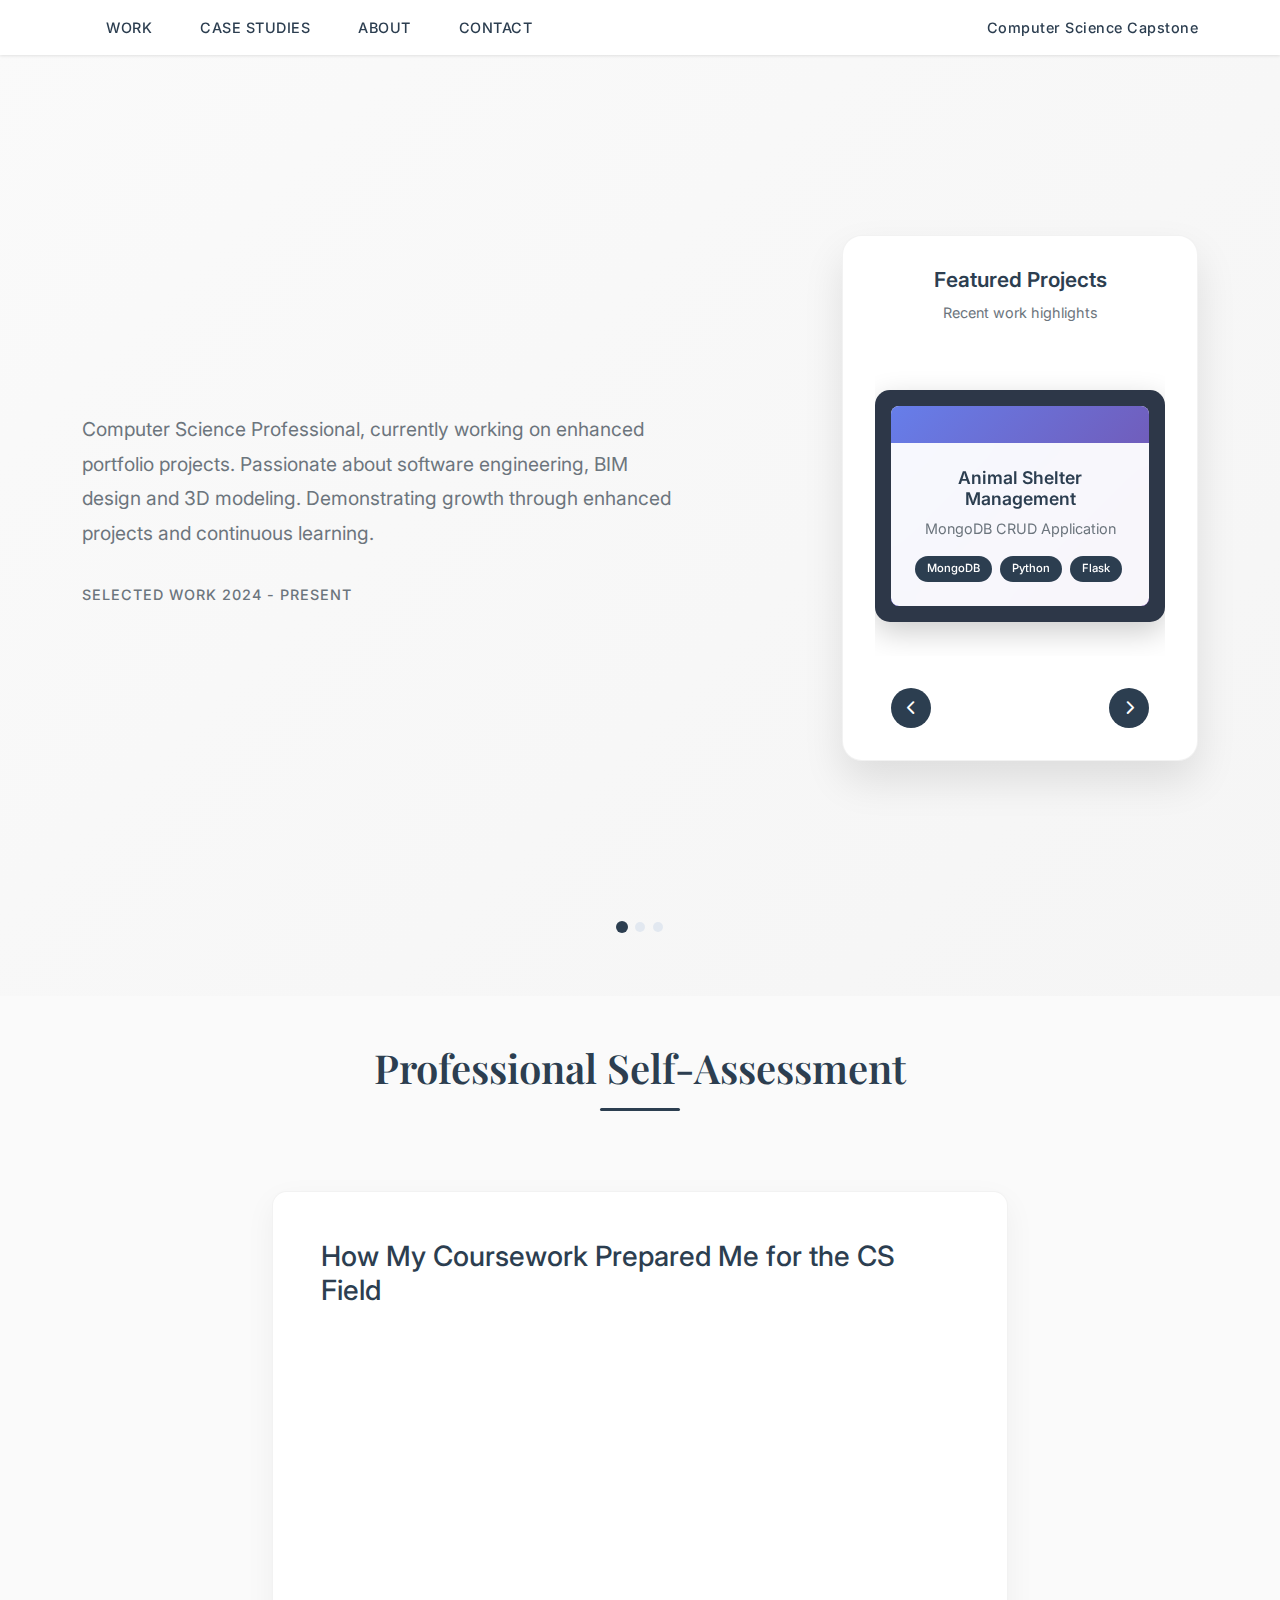
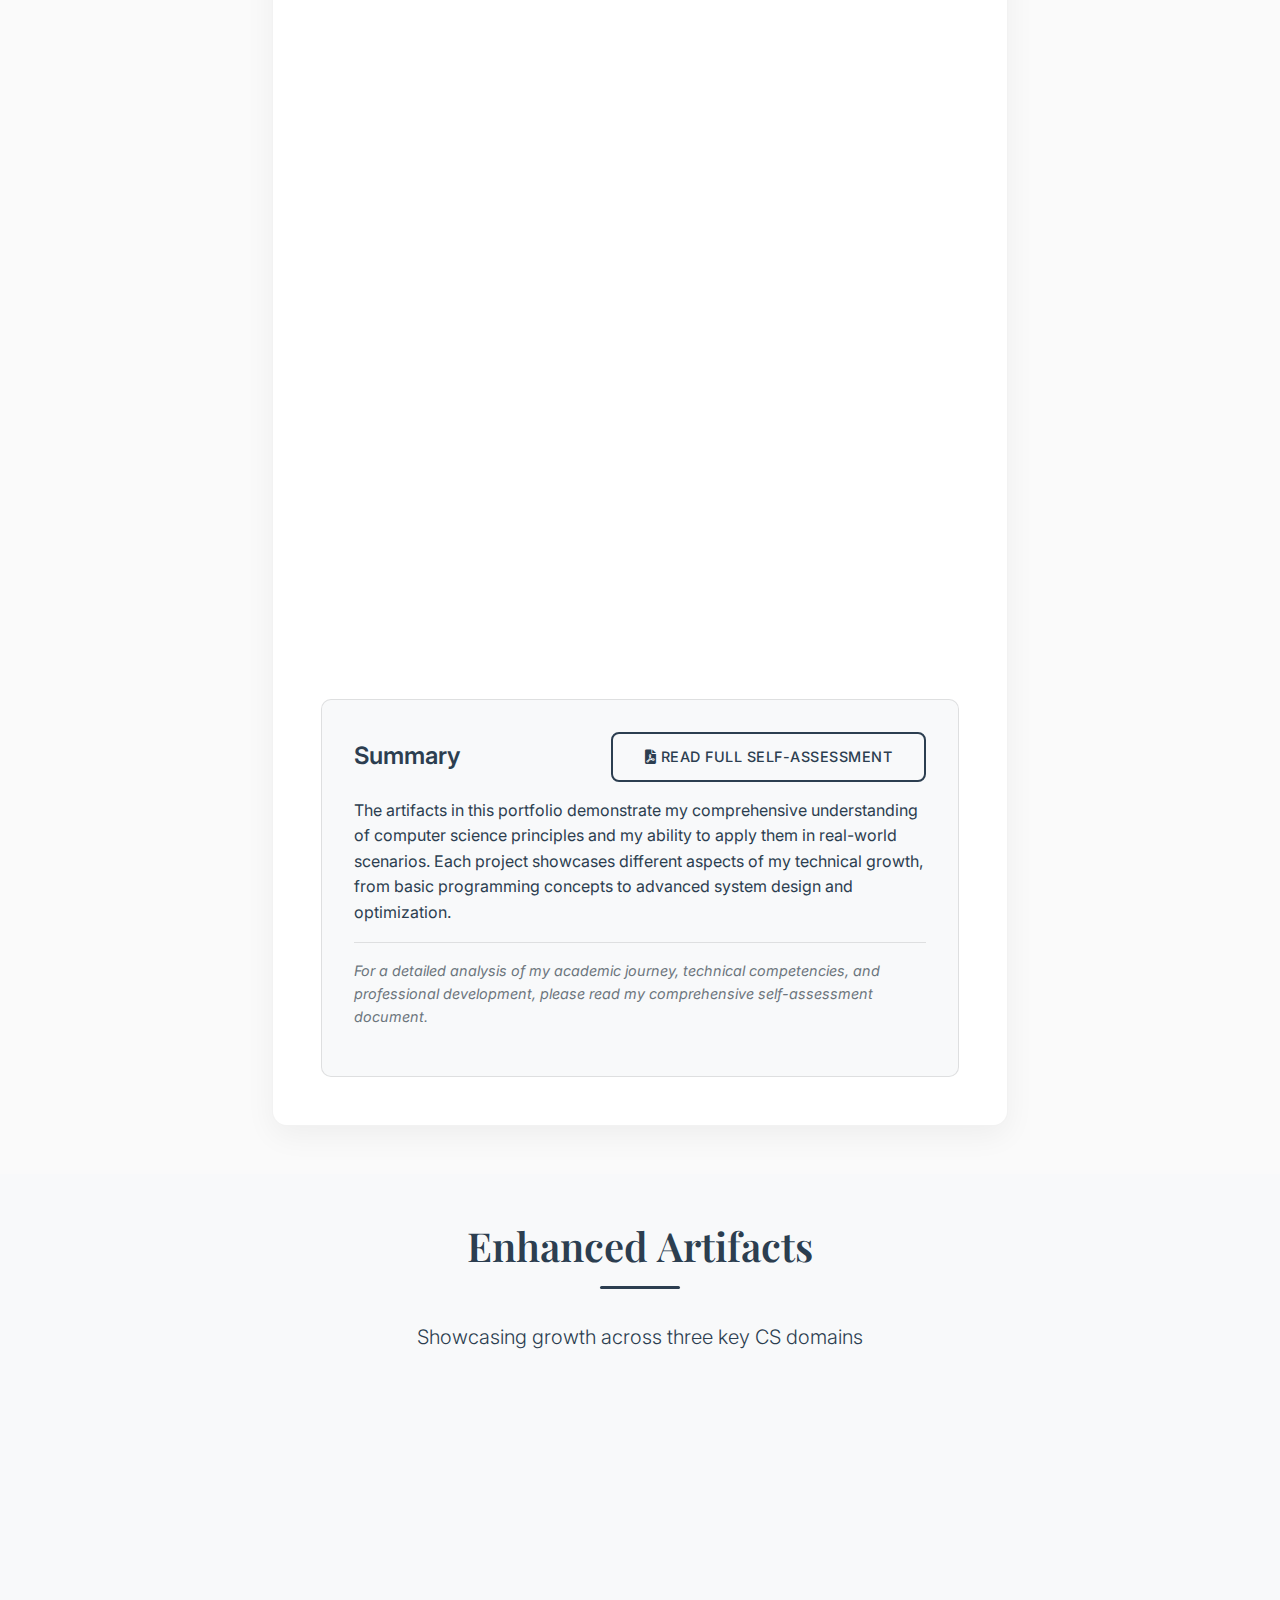
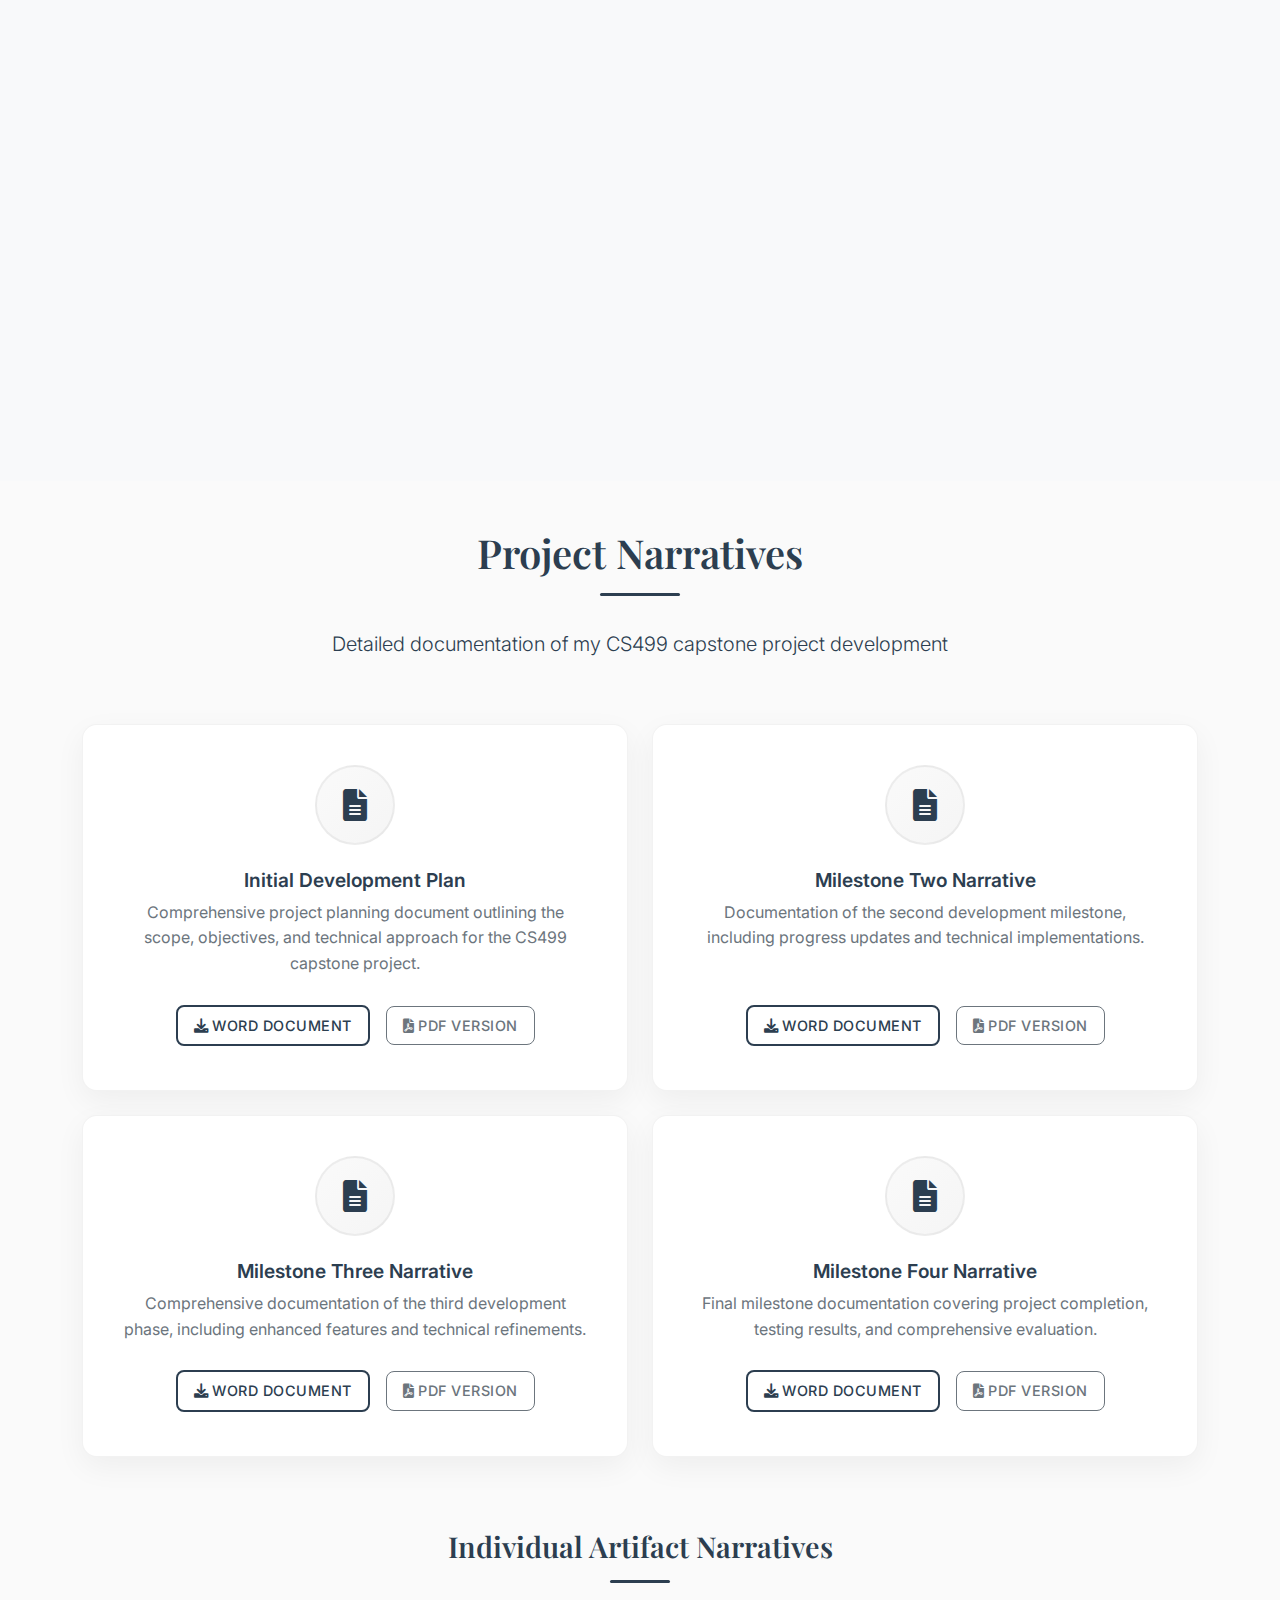
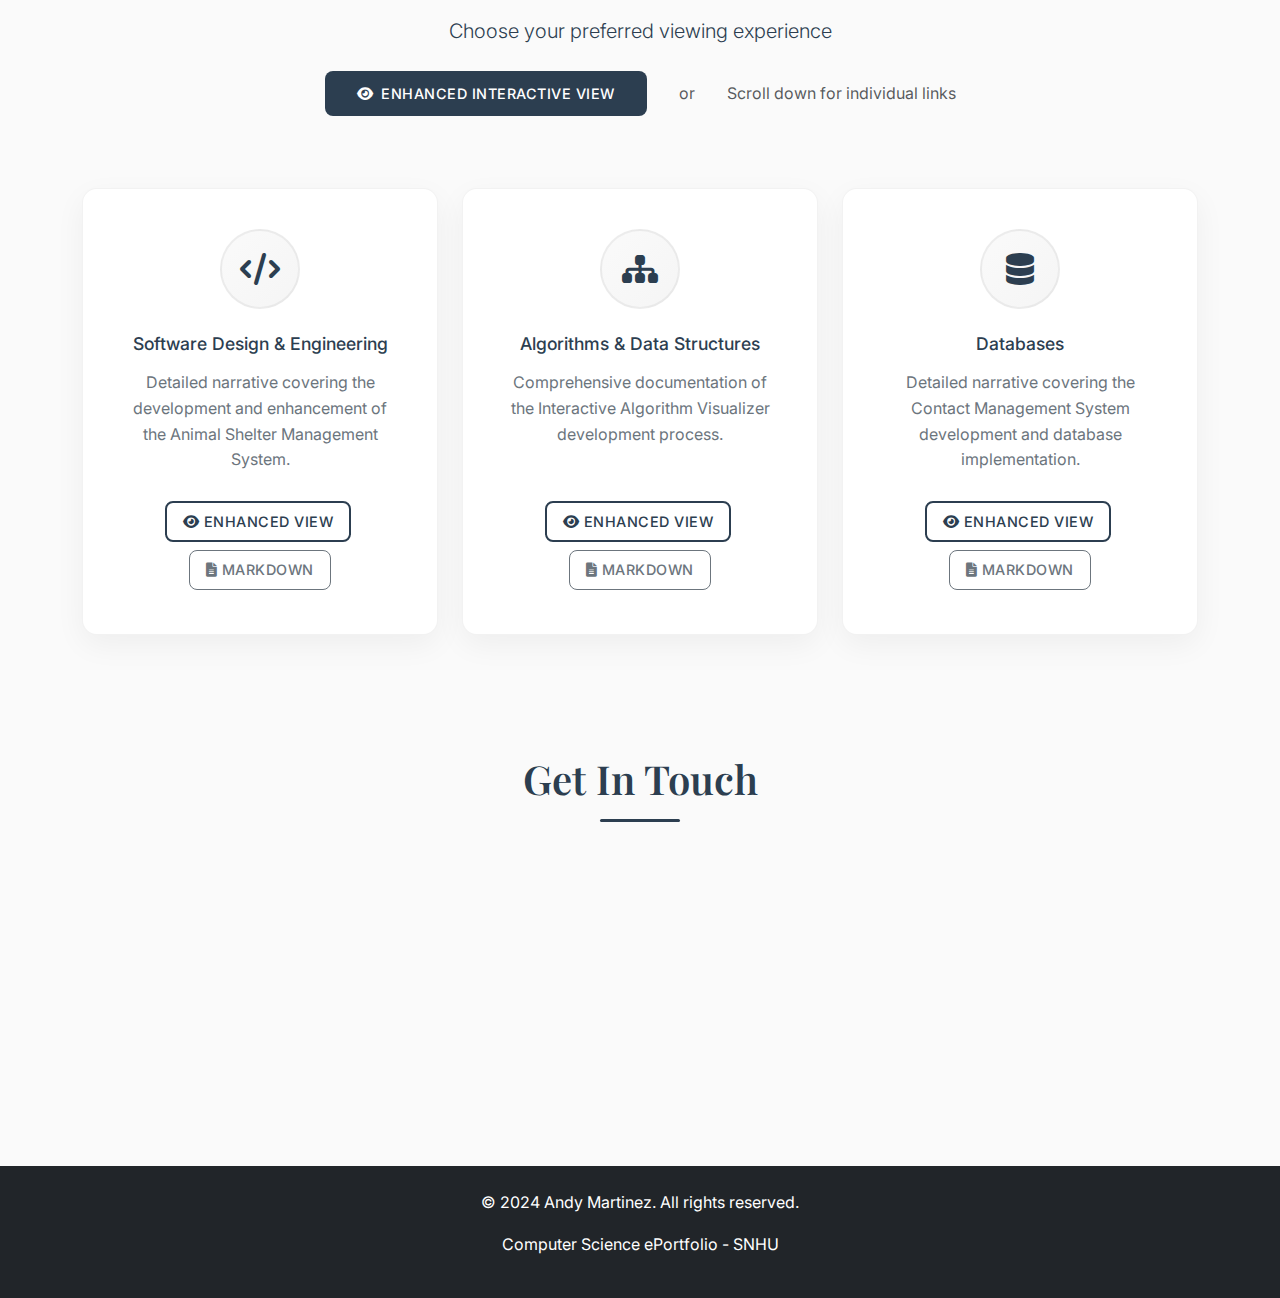
<file: index.html>
<!DOCTYPE html>
<html lang="en">
<head>
    <meta charset="UTF-8">
    <meta name="viewport" content="width=device-width, initial-scale=1.0">
    <title>Andy Martinez - CS ePortfolio</title>
    <link href="https://cdn.jsdelivr.net/npm/bootstrap@5.3.0/dist/css/bootstrap.min.css" rel="stylesheet">
    <link href="https://cdnjs.cloudflare.com/ajax/libs/font-awesome/6.0.0/css/all.min.css" rel="stylesheet">
    <link href="https://fonts.googleapis.com/css2?family=Inter:wght@300;400;500;600;700&family=Playfair+Display:wght@400;500;600;700&display=swap" rel="stylesheet">
    <link href="styles.css" rel="stylesheet">
</head>
<body>
    <!-- Navigation -->
    <nav class="navbar navbar-expand-lg navbar-light bg-white fixed-top">
        <div class="container">
            <div class="navbar-nav me-auto">
                <a class="nav-link" href="#artifacts">WORK</a>
                <a class="nav-link" href="#narratives">CASE STUDIES</a>
                <a class="nav-link" href="#about">ABOUT</a>
                <a class="nav-link" href="#contact">CONTACT</a>
            </div>
            <div class="navbar-nav ms-auto">
                <span class="navbar-text">Computer Science Capstone</span>
            </div>
        </div>
    </nav>

    <!-- Hero Section -->
    <section id="home" class="hero-section">
        <div class="container">
            <div class="row align-items-center min-vh-100">
                <div class="col-lg-8">
                    <h1 class="hero-name">
                        Andy Martinez
                    </h1>
                    <p class="hero-description">
                        Computer Science Professional, currently working on enhanced portfolio projects. 
                        Passionate about software engineering, BIM design and 3D modeling.  
                        Demonstrating growth through enhanced projects and continuous learning.
                    </p>
                    <div class="hero-meta">
                        <span class="selected-work">Selected work 2024 - Present</span>
                    </div>
                </div>
                <div class="col-lg-4 text-center">
                    <div class="hero-visual">
                        <div class="project-showcase">
                            <div class="showcase-header">
                                <h4>Featured Projects</h4>
                                <p>Recent work highlights</p>
                            </div>
                            <div class="project-carousel">
                                <div class="project-slide active" data-project="shelter">
                                    <div class="project-device">
                                        <div class="device-frame">
                                            <div class="device-screen">
                                                <div class="project-screenshot shelter-screenshot">
                                                    <div class="screenshot-overlay">
                                                        <h5>Animal Shelter Management</h5>
                                                        <p>MongoDB CRUD Application</p>
                                                        <div class="tech-stack">
                                                            <span class="tech-tag">MongoDB</span>
                                                            <span class="tech-tag">Python</span>
                                                            <span class="tech-tag">Flask</span>
                                                        </div>
                                                    </div>
                                                </div>
                                            </div>
                                        </div>
                                    </div>
                                </div>
                                
                                <div class="project-slide" data-project="algorithm">
                                    <div class="project-device">
                                        <div class="device-frame">
                                            <div class="device-screen">
                                                <div class="project-screenshot algorithm-screenshot">
                                                    <div class="screenshot-overlay">
                                                        <h5>Algorithm Visualizer</h5>
                                                        <p>Interactive Data Structures</p>
                                                        <div class="tech-stack">
                                                            <span class="tech-tag">JavaScript</span>
                                                            <span class="tech-tag">D3.js</span>
                                                            <span class="tech-tag">Flask</span>
                                                        </div>
                                                    </div>
                                                </div>
                                            </div>
                                        </div>
                                    </div>
                                </div>
                                
                                <div class="project-slide" data-project="database">
                                    <div class="project-device">
                                        <div class="device-frame">
                                            <div class="device-screen">
                                                <div class="project-screenshot database-screenshot">
                                                    <div class="screenshot-overlay">
                                                        <h5>Contact Manager</h5>
                                                        <p>SQLite Database System</p>
                                                        <div class="tech-stack">
                                                            <span class="tech-tag">SQLite</span>
                                                            <span class="tech-tag">Python</span>
                                                            <span class="tech-tag">CLI</span>
                                                        </div>
                                                    </div>
                                                </div>
                                            </div>
                                        </div>
                                    </div>
                                </div>
                            </div>
                            
                            <div class="carousel-controls">
                                <button class="carousel-btn prev-btn" onclick="changeSlide(-1)">
                                    <i class="fas fa-chevron-left"></i>
                                </button>
                                <div class="carousel-indicators">
                                    <span class="indicator active" onclick="goToSlide(0)"></span>
                                    <span class="indicator" onclick="goToSlide(1)"></span>
                                    <span class="indicator" onclick="goToSlide(2)"></span>
                                </div>
                                <button class="carousel-btn next-btn" onclick="changeSlide(1)">
                                    <i class="fas fa-chevron-right"></i>
                                </button>
                            </div>
                        </div>
                    </div>
                </div>
            </div>
        </div>
    </section>

    <!-- About Section -->
    <section id="about" class="py-5">
        <div class="container">
            <div class="row">
                <div class="col-lg-12 text-center mb-5">
                    <h2 class="section-title">Professional Self-Assessment</h2>
                    <div class="title-underline"></div>
                </div>
            </div>
            <div class="row">
                <div class="col-lg-8 mx-auto">
                    <div class="about-content">
                        <h3>How My Coursework Prepared Me for the CS Field</h3>
                        
                        <div class="skill-category mb-4">
                            <h4><i class="fas fa-users me-2"></i>Team Collaboration</h4>
                            <p>Throughout my CS program, I've developed strong collaboration skills through group projects, code reviews, and pair programming exercises. I've learned to communicate technical concepts effectively, manage version control workflows, and contribute meaningfully to team objectives.</p>
                        </div>

                        <div class="skill-category mb-4">
                            <h4><i class="fas fa-comments me-2"></i>Stakeholder Communication</h4>
                            <p>I've practiced translating complex technical requirements into clear, actionable specifications. My experience includes presenting technical solutions to diverse audiences, documenting system architectures, and gathering requirements through effective stakeholder interviews.</p>
                        </div>

                        <div class="skill-category mb-4">
                            <h4><i class="fas fa-sitemap me-2"></i>Data Structures & Algorithms</h4>
                            <p>I've mastered fundamental and advanced data structures including trees, graphs, heaps, and hash tables. My algorithm knowledge spans from basic sorting and searching to complex graph algorithms, dynamic programming, and optimization techniques.</p>
                        </div>

                        <div class="skill-category mb-4">
                            <h4><i class="fas fa-cogs me-2"></i>Software Engineering</h4>
                            <p>I've learned modern software development practices including agile methodologies, test-driven development, continuous integration, and clean code principles. My projects demonstrate proper architecture patterns, error handling, and maintainable code structure.</p>
                        </div>

                        <div class="skill-category mb-4">
                            <h4><i class="fas fa-database me-2"></i>Databases</h4>
                            <p>I've worked with both SQL and NoSQL databases, understanding data modeling, query optimization, and database design principles. My experience includes MongoDB, SQLite, and MySQL with focus on data integrity and performance.</p>
                        </div>

                        <div class="skill-category mb-4">
                            <h4><i class="fas fa-shield-alt me-2"></i>Security</h4>
                            <p>I've studied security fundamentals including input validation, authentication, authorization, and secure coding practices. My projects incorporate security best practices to protect data and prevent common vulnerabilities.</p>
                        </div>

                        <div class="summary-box">
                                                            <div class="summary-header">
                                    <h4>Summary</h4>
                                    <a href="narratives/pdfs/CS499_Professional Self Assessment.pdf" class="btn btn-outline-primary btn-sm" target="_blank">
                                        <i class="fas fa-file-pdf me-1"></i>Read Full Self-Assessment
                                    </a>
                                </div>
                            <p>The artifacts in this portfolio demonstrate my comprehensive understanding of computer science principles and my ability to apply them in real-world scenarios. Each project showcases different aspects of my technical growth, from basic programming concepts to advanced system design and optimization.</p>
                            <p class="summary-note">For a detailed analysis of my academic journey, technical competencies, and professional development, please read my comprehensive self-assessment document.</p>
                        </div>
                    </div>
                </div>
            </div>
        </div>
    </section>

    <!-- Artifacts Section -->
    <section id="artifacts" class="py-5 bg-light">
        <div class="container">
            <div class="row">
                <div class="col-lg-12 text-center mb-5">
                    <h2 class="section-title">Enhanced Artifacts</h2>
                    <div class="title-underline"></div>
                    <p class="lead">Showcasing growth across three key CS domains</p>
                </div>
            </div>
            
            <div class="row">
                <!-- Software Design & Engineering -->
                <div class="col-lg-4 mb-4">
                    <div class="artifact-card">
                        <div class="card-icon">
                            <i class="fas fa-code"></i>
                        </div>
                        <h3>Software Design & Engineering</h3>
                        <h4>Animal Shelter Management System</h4>
                        <p>Enhanced MongoDB CRUD application with advanced features including data validation, logging, error handling, and RESTful API integration.</p>
                        <div class="artifact-features">
                            <span class="badge bg-primary">MongoDB</span>
                            <span class="badge bg-secondary">Python</span>
                            <span class="badge bg-info">REST API</span>
                            <span class="badge bg-success">Validation</span>
                        </div>
                        <a href="https://github.com/anmartincode/anmartincode.github.io/tree/main/Software%20Design%20and%20Engineering" class="btn btn-outline-primary mt-3" target="_blank" rel="noopener noreferrer">
                            <i class="fas fa-external-link-alt me-2"></i>View Project
                        </a>
                    </div>
                </div>

                <!-- Algorithms & Data Structures -->
                <div class="col-lg-4 mb-4">
                    <div class="artifact-card">
                        <div class="card-icon">
                            <i class="fas fa-sitemap"></i>
                        </div>
                        <h3>Algorithms & Data Structures</h3>
                        <h4>Interactive Algorithm Visualizer</h4>
                        <p>Flask web application for visualizing AVL trees, graphs, and heaps with step-by-step animations and performance benchmarking.</p>
                        <div class="artifact-features">
                            <span class="badge bg-primary">Flask</span>
                            <span class="badge bg-secondary">JavaScript</span>
                            <span class="badge bg-info">D3.js</span>
                            <span class="badge bg-success">Visualization</span>
                        </div>
                        <a href="https://github.com/anmartincode/anmartincode.github.io/tree/main/Algorithms%20and%20Data%20Structures" class="btn btn-outline-primary mt-3" target="_blank" rel="noopener noreferrer">
                            <i class="fas fa-external-link-alt me-2"></i>View Project
                        </a>
                    </div>
                </div>

                <!-- Databases -->
                <div class="col-lg-4 mb-4">
                    <div class="artifact-card">
                        <div class="card-icon">
                            <i class="fas fa-database"></i>
                        </div>
                        <h3>Databases</h3>
                        <h4>Contact Management System</h4>
                        <p>Full-stack contact management application with SQLite backend, CLI interface, and advanced querying capabilities.</p>
                        <div class="artifact-features">
                            <span class="badge bg-primary">SQLite</span>
                            <span class="badge bg-secondary">CLI</span>
                            <span class="badge bg-info">JSON Import</span>
                            <span class="badge bg-success">CRUD</span>
                        </div>
                        <a href="https://github.com/anmartincode/anmartincode.github.io/tree/main/Databases" class="btn btn-outline-primary mt-3" target="_blank" rel="noopener noreferrer">
                            <i class="fas fa-external-link-alt me-2"></i>View Project
                        </a>
                    </div>
                </div>
            </div>
        </div>
    </section>

    <!-- Narratives Section -->
    <section id="narratives" class="py-5">
        <div class="container">
            <div class="row">
                <div class="col-lg-12 text-center mb-5">
                    <h2 class="section-title">Project Narratives</h2>
                    <div class="title-underline"></div>
                    <p class="lead">Detailed documentation of my CS499 capstone project development</p>
                </div>
            </div>
            
            <div class="row">
                <!-- Initial Development Plan -->
                <div class="col-lg-6 mb-4">
                    <div class="narrative-card">
                        <div class="card-icon">
                            <i class="fas fa-file-alt"></i>
                        </div>
                        <h3>Initial Development Plan</h3>
                        <p>Comprehensive project planning document outlining the scope, objectives, and technical approach for the CS499 capstone project.</p>
                        <div class="narrative-links">
                            <a href="narratives/CS499_Initial Development Plan.docx" class="btn btn-outline-primary btn-sm me-2" download>
                                <i class="fas fa-download me-1"></i>Word Document
                            </a>
                            <a href="narratives/pdfs/CS499_Initial Development Plan.pdf" class="btn btn-outline-secondary btn-sm" target="_blank">
                                <i class="fas fa-file-pdf me-1"></i>PDF Version
                            </a>
                        </div>
                    </div>
                </div>

                <!-- Milestone Two Narrative -->
                <div class="col-lg-6 mb-4">
                    <div class="narrative-card">
                        <div class="card-icon">
                            <i class="fas fa-file-alt"></i>
                        </div>
                        <h3>Milestone Two Narrative</h3>
                        <p>Documentation of the second development milestone, including progress updates and technical implementations.</p>
                        <div class="narrative-links">
                            <a href="narratives/CS499_Milestone Two Narrative.docx" class="btn btn-outline-primary btn-sm me-2" download>
                                <i class="fas fa-download me-1"></i>Word Document
                            </a>
                            <a href="narratives/pdfs/CS499_Milestone Two Narrative.pdf" class="btn btn-outline-secondary btn-sm" target="_blank">
                                <i class="fas fa-file-pdf me-1"></i>PDF Version
                            </a>
                        </div>
                    </div>
                </div>

                <!-- Milestone Three Narrative -->
                <div class="col-lg-6 mb-4">
                    <div class="narrative-card">
                        <div class="card-icon">
                            <i class="fas fa-file-alt"></i>
                        </div>
                        <h3>Milestone Three Narrative</h3>
                        <p>Comprehensive documentation of the third development phase, including enhanced features and technical refinements.</p>
                        <div class="narrative-links">
                            <a href="narratives/CS499_Milestone Three Narrative.docx" class="btn btn-outline-primary btn-sm me-2" download>
                                <i class="fas fa-download me-1"></i>Word Document
                            </a>
                            <a href="narratives/pdfs/CS499_Milestone Three Narrative.pdf" class="btn btn-outline-secondary btn-sm" target="_blank">
                                <i class="fas fa-file-pdf me-1"></i>PDF Version
                            </a>
                        </div>
                    </div>
                </div>

                <!-- Milestone Four Narrative -->
                <div class="col-lg-6 mb-4">
                    <div class="narrative-card">
                        <div class="card-icon">
                            <i class="fas fa-file-alt"></i>
                        </div>
                        <h3>Milestone Four Narrative</h3>
                        <p>Final milestone documentation covering project completion, testing results, and comprehensive evaluation.</p>
                        <div class="narrative-links">
                            <a href="narratives/CS499_Milestone Four Narrative.docx" class="btn btn-outline-primary btn-sm me-2" download>
                                <i class="fas fa-download me-1"></i>Word Document
                            </a>
                            <a href="narratives/pdfs/CS499_Milestone Four Narrative.pdf" class="btn btn-outline-secondary btn-sm" target="_blank">
                                <i class="fas fa-file-pdf me-1"></i>PDF Version
                            </a>
                        </div>
                    </div>
                </div>
            </div>

            <!-- Individual Artifact Narratives -->
            <div class="row mt-5">
                <div class="col-lg-12 text-center mb-4">
                    <h3 class="section-subtitle">Individual Artifact Narratives</h3>
                    <div class="title-underline-small"></div>
                    <p class="lead mb-4">Choose your preferred viewing experience</p>
                    <div class="narrative-viewing-options mb-5">
                        <a href="narrative-viewer.html" class="btn btn-primary btn-lg me-3">
                            <i class="fas fa-eye me-2"></i>Enhanced Interactive View
                        </a>
                        <span class="text-muted">or</span>
                        <span class="text-muted ms-3">Scroll down for individual links</span>
                    </div>
                </div>
            </div>
            
            <div class="row">
                <!-- Software Design Narrative -->
                <div class="col-lg-4 mb-4">
                    <div class="narrative-card">
                        <div class="card-icon">
                            <i class="fas fa-code"></i>
                        </div>
                        <h4>Software Design & Engineering</h4>
                        <p>Detailed narrative covering the development and enhancement of the Animal Shelter Management System.</p>
                        <div class="narrative-links">
                            <a href="narrative-viewer.html#software" class="btn btn-outline-primary btn-sm me-2">
                                <i class="fas fa-eye me-1"></i>Enhanced View
                            </a>
                            <a href="narratives/software-design-narrative.md" class="btn btn-outline-secondary btn-sm" target="_blank">
                                <i class="fas fa-file-alt me-1"></i>Markdown
                            </a>
                        </div>
                    </div>
                </div>

                <!-- Algorithms Narrative -->
                <div class="col-lg-4 mb-4">
                    <div class="narrative-card">
                        <div class="card-icon">
                            <i class="fas fa-sitemap"></i>
                        </div>
                        <h4>Algorithms & Data Structures</h4>
                        <p>Comprehensive documentation of the Interactive Algorithm Visualizer development process.</p>
                        <div class="narrative-links">
                            <a href="narrative-viewer.html#algorithms" class="btn btn-outline-primary btn-sm me-2">
                                <i class="fas fa-eye me-1"></i>Enhanced View
                            </a>
                            <a href="narratives/algorithms-narrative.md" class="btn btn-outline-secondary btn-sm" target="_blank">
                                <i class="fas fa-file-alt me-1"></i>Markdown
                            </a>
                        </div>
                    </div>
                </div>

                <!-- Databases Narrative -->
                <div class="col-lg-4 mb-4">
                    <div class="narrative-card">
                        <div class="card-icon">
                            <i class="fas fa-database"></i>
                        </div>
                        <h4>Databases</h4>
                        <p>Detailed narrative covering the Contact Management System development and database implementation.</p>
                        <div class="narrative-links">
                            <a href="narrative-viewer.html#databases" class="btn btn-outline-primary btn-sm me-2">
                                <i class="fas fa-eye me-1"></i>Enhanced View
                            </a>
                            <a href="narratives/databases-narrative.md" class="btn btn-outline-secondary btn-sm" target="_blank">
                                <i class="fas fa-file-alt me-1"></i>Markdown
                            </a>
                        </div>
                    </div>
                </div>
            </div>
        </div>
    </section>

    <!-- Contact Section -->
    <section id="contact" class="py-5">
        <div class="container">
            <div class="row">
                <div class="col-lg-12 text-center mb-5">
                    <h2 class="section-title">Get In Touch</h2>
                    <div class="title-underline"></div>
                </div>
            </div>
            <div class="row justify-content-center">
                <div class="col-lg-8 text-center">
                    <div class="contact-info">
                        <div class="contact-item mb-4">
                            <i class="fas fa-envelope fa-2x text-primary mb-3"></i>
                            <h4>Email</h4>
                            <p>martin3za10@gmail.com</p>
                        </div>
                        <div class="contact-item mb-4">
                            <i class="fab fa-github fa-2x text-primary mb-3"></i>
                            <h4>GitHub</h4>
                            <p><a href="https://github.com/anmartincode" target="_blank">github.com/anmartincode</a></p>
                        </div>
                        <div class="contact-item mb-4">
                            <i class="fab fa-linkedin fa-2x text-primary mb-3"></i>
                            <h4>LinkedIn</h4>
                            <p><a href="https://www.linkedin.com/in/andy-martinez-478427b9/" target="_blank">linkedin.com/in/andymartinez</a></p>
                        </div>
                    </div>
                </div>
            </div>
        </div>
    </section>

    <!-- Footer -->
    <footer class="bg-dark text-white text-center py-4">
        <div class="container">
            <p>&copy; 2024 Andy Martinez. All rights reserved.</p>
            <p>Computer Science ePortfolio - SNHU</p>
        </div>
    </footer>

    <script src="https://cdn.jsdelivr.net/npm/bootstrap@5.3.0/dist/js/bootstrap.bundle.min.js"></script>
    <script src="script.js"></script>
</body>
</html>
</file>
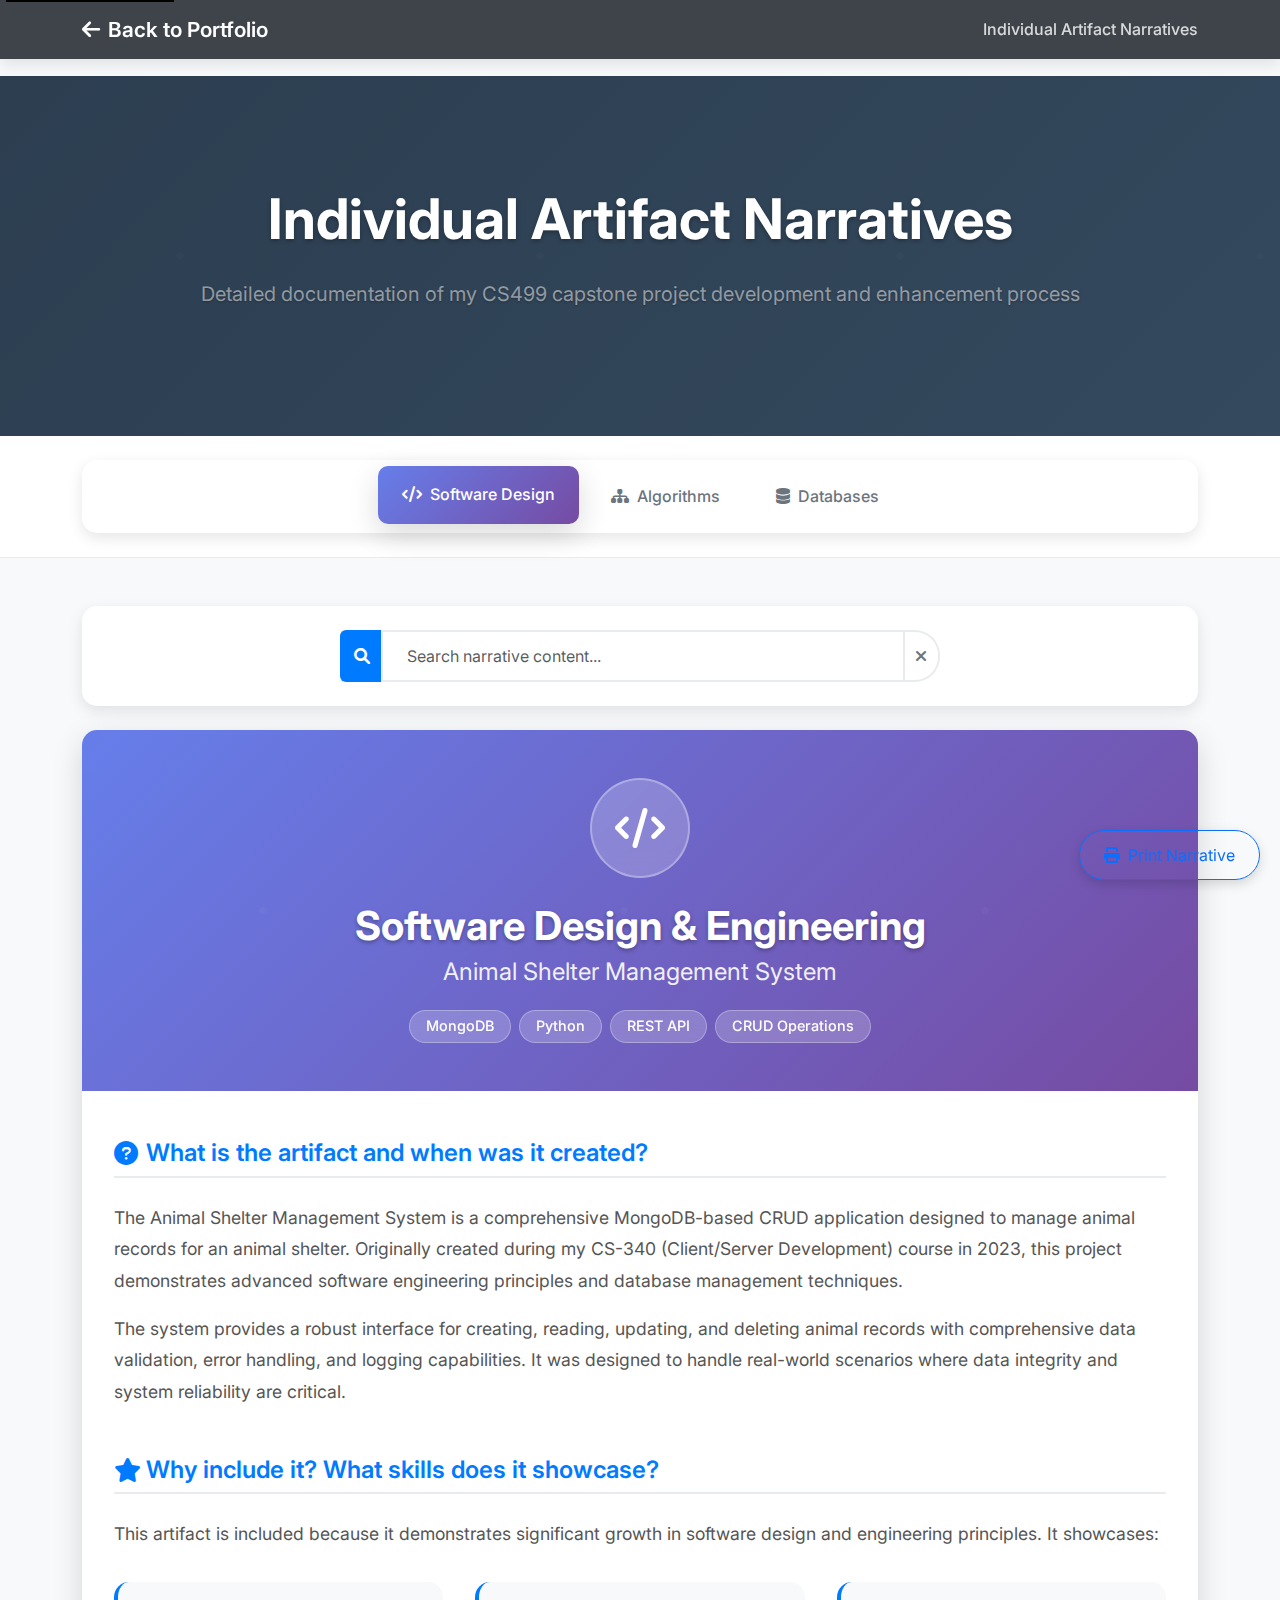
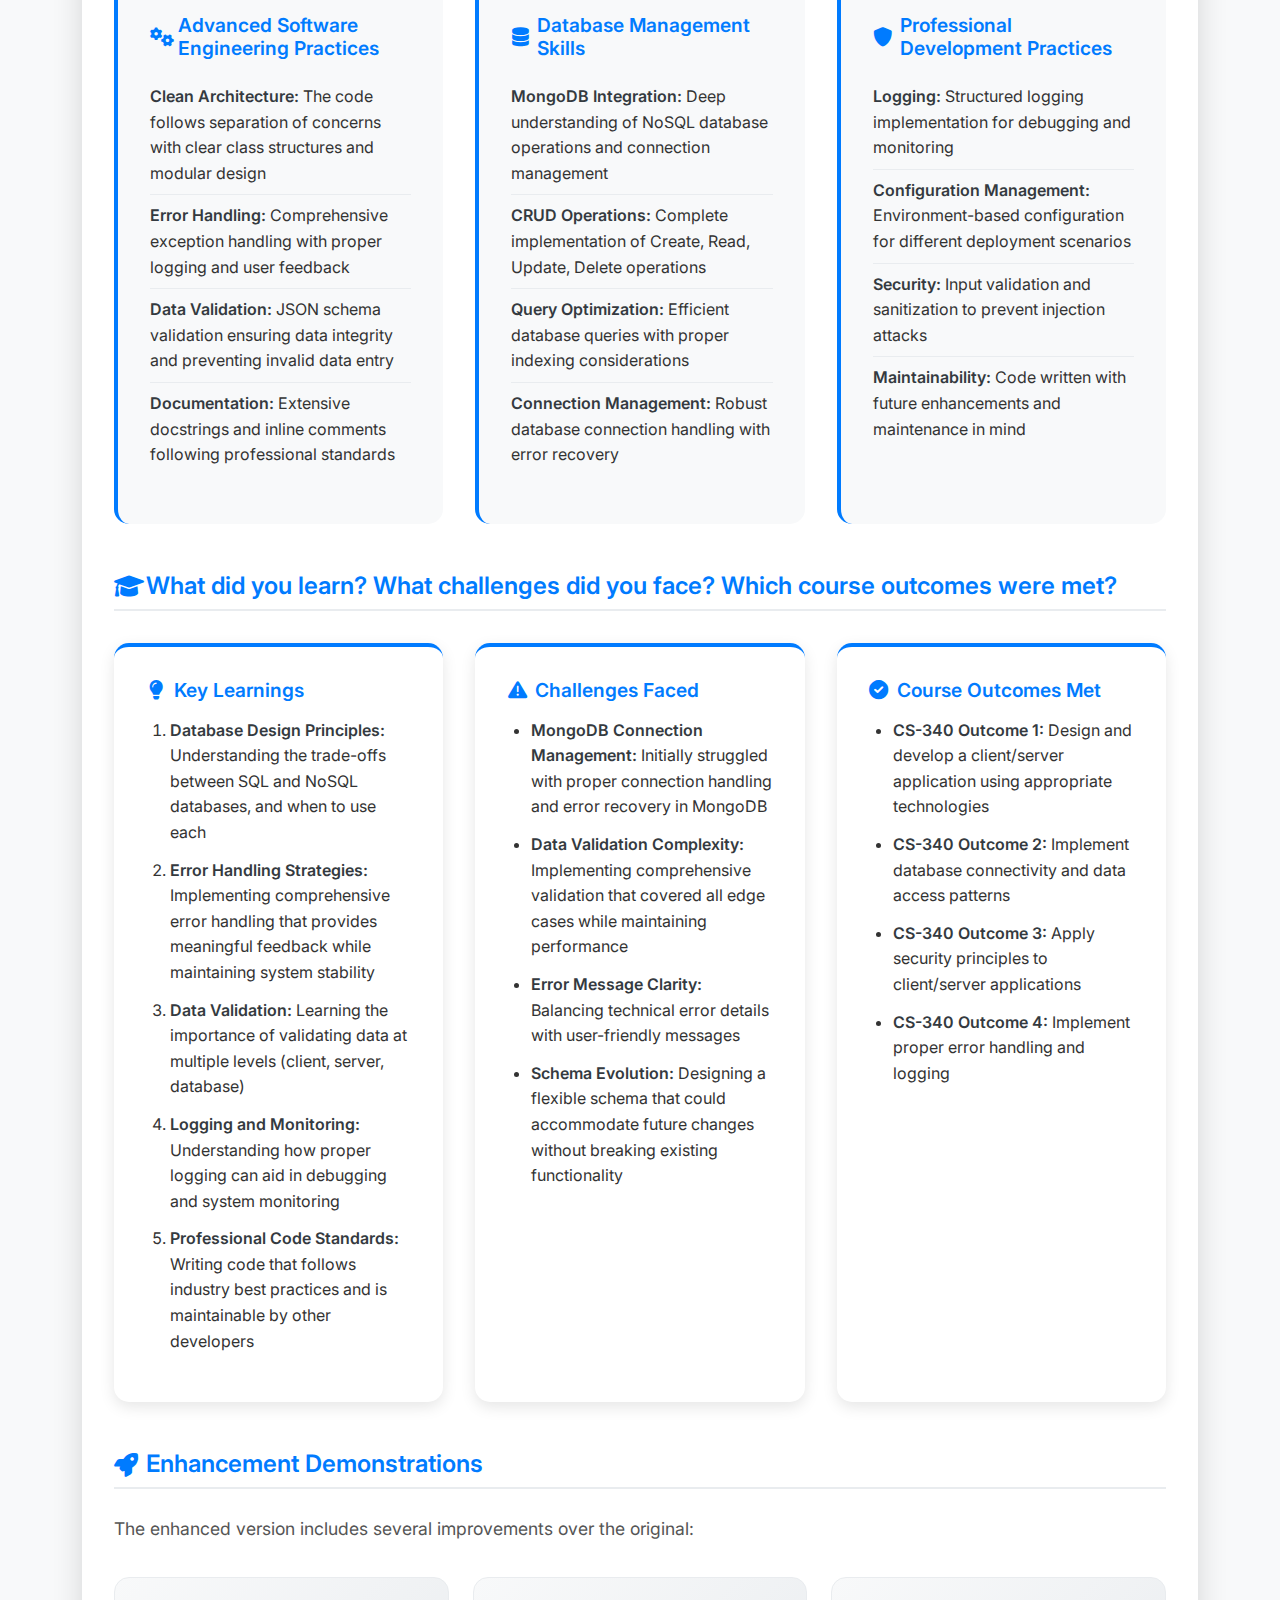
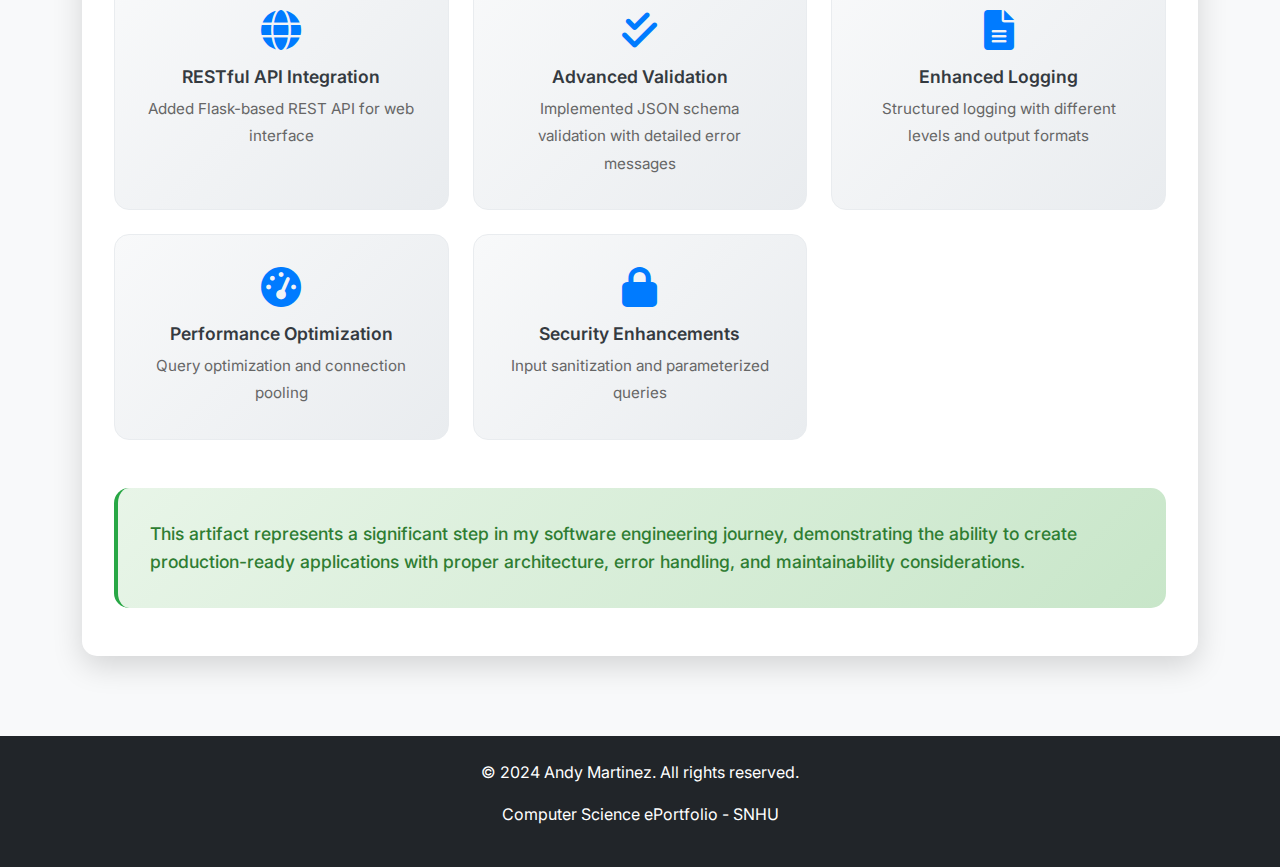
<file: narrative-viewer.html>
<!DOCTYPE html>
<html lang="en">
<head>
    <meta charset="UTF-8">
    <meta name="viewport" content="width=device-width, initial-scale=1.0">
    <title>Individual Artifact Narratives - Andy Martinez</title>
    <link href="https://cdn.jsdelivr.net/npm/bootstrap@5.3.0/dist/css/bootstrap.min.css" rel="stylesheet">
    <link href="https://cdnjs.cloudflare.com/ajax/libs/font-awesome/6.0.0/css/all.min.css" rel="stylesheet">
    <link href="https://fonts.googleapis.com/css2?family=Inter:wght@300;400;500;600;700&display=swap" rel="stylesheet">
    <link href="narrative-styles.css" rel="stylesheet">
</head>
<body>
    <!-- Navigation -->
    <nav class="navbar navbar-expand-lg navbar-dark bg-dark fixed-top">
        <div class="container">
            <a class="navbar-brand" href="index.html">
                <i class="fas fa-arrow-left me-2"></i>Back to Portfolio
            </a>
            <div class="navbar-nav ms-auto">
                <span class="navbar-text">
                    Individual Artifact Narratives
                </span>
            </div>
        </div>
    </nav>

    <!-- Header -->
    <section class="narrative-header">
        <div class="container">
            <div class="row">
                <div class="col-lg-12 text-center">
                    <h1 class="display-4 fw-bold text-white mb-4">
                        Individual Artifact Narratives
                    </h1>
                    <p class="lead text-white-50">
                        Detailed documentation of my CS499 capstone project development and enhancement process
                    </p>
                </div>
            </div>
        </div>
    </section>

    <!-- Narrative Navigation -->
    <section class="narrative-nav py-4 bg-light">
        <div class="container">
            <div class="row">
                <div class="col-lg-12">
                    <div class="nav-tabs-wrapper">
                        <ul class="nav nav-tabs justify-content-center" id="narrativeTabs" role="tablist">
                            <li class="nav-item" role="presentation">
                                <button class="nav-link active" id="software-tab" data-bs-toggle="tab" data-bs-target="#software" type="button" role="tab">
                                    <i class="fas fa-code me-2"></i>Software Design
                                </button>
                            </li>
                            <li class="nav-item" role="presentation">
                                <button class="nav-link" id="algorithms-tab" data-bs-toggle="tab" data-bs-target="#algorithms" type="button" role="tab">
                                    <i class="fas fa-sitemap me-2"></i>Algorithms
                                </button>
                            </li>
                            <li class="nav-item" role="presentation">
                                <button class="nav-link" id="databases-tab" data-bs-toggle="tab" data-bs-target="#databases" type="button" role="tab">
                                    <i class="fas fa-database me-2"></i>Databases
                                </button>
                            </li>
                        </ul>
                    </div>
                </div>
            </div>
        </div>
    </section>

    <!-- Narrative Content -->
    <section class="narrative-content py-5">
        <div class="container">
            <div class="tab-content" id="narrativeTabContent">
                <!-- Software Design Narrative -->
                <div class="tab-pane fade show active" id="software" role="tabpanel">
                    <div class="narrative-container">
                        <div class="narrative-header-content">
                            <div class="narrative-icon">
                                <i class="fas fa-code"></i>
                            </div>
                            <h2>Software Design & Engineering</h2>
                            <h3>Animal Shelter Management System</h3>
                            <div class="narrative-meta">
                                <span class="badge bg-primary">MongoDB</span>
                                <span class="badge bg-secondary">Python</span>
                                <span class="badge bg-info">REST API</span>
                                <span class="badge bg-success">CRUD Operations</span>
                            </div>
                        </div>
                        
                        <div class="narrative-body">
                            <div class="narrative-section">
                                <h4><i class="fas fa-question-circle me-2"></i>What is the artifact and when was it created?</h4>
                                <p>The Animal Shelter Management System is a comprehensive MongoDB-based CRUD application designed to manage animal records for an animal shelter. Originally created during my CS-340 (Client/Server Development) course in 2023, this project demonstrates advanced software engineering principles and database management techniques.</p>
                                <p>The system provides a robust interface for creating, reading, updating, and deleting animal records with comprehensive data validation, error handling, and logging capabilities. It was designed to handle real-world scenarios where data integrity and system reliability are critical.</p>
                            </div>

                            <div class="narrative-section">
                                <h4><i class="fas fa-star me-2"></i>Why include it? What skills does it showcase?</h4>
                                <p>This artifact is included because it demonstrates significant growth in software design and engineering principles. It showcases:</p>
                                
                                <div class="skills-grid">
                                    <div class="skill-category">
                                        <h5><i class="fas fa-cogs me-2"></i>Advanced Software Engineering Practices</h5>
                                        <ul>
                                            <li><strong>Clean Architecture:</strong> The code follows separation of concerns with clear class structures and modular design</li>
                                            <li><strong>Error Handling:</strong> Comprehensive exception handling with proper logging and user feedback</li>
                                            <li><strong>Data Validation:</strong> JSON schema validation ensuring data integrity and preventing invalid data entry</li>
                                            <li><strong>Documentation:</strong> Extensive docstrings and inline comments following professional standards</li>
                                        </ul>
                                    </div>
                                    
                                    <div class="skill-category">
                                        <h5><i class="fas fa-database me-2"></i>Database Management Skills</h5>
                                        <ul>
                                            <li><strong>MongoDB Integration:</strong> Deep understanding of NoSQL database operations and connection management</li>
                                            <li><strong>CRUD Operations:</strong> Complete implementation of Create, Read, Update, Delete operations</li>
                                            <li><strong>Query Optimization:</strong> Efficient database queries with proper indexing considerations</li>
                                            <li><strong>Connection Management:</strong> Robust database connection handling with error recovery</li>
                                        </ul>
                                    </div>
                                    
                                    <div class="skill-category">
                                        <h5><i class="fas fa-shield-alt me-2"></i>Professional Development Practices</h5>
                                        <ul>
                                            <li><strong>Logging:</strong> Structured logging implementation for debugging and monitoring</li>
                                            <li><strong>Configuration Management:</strong> Environment-based configuration for different deployment scenarios</li>
                                            <li><strong>Security:</strong> Input validation and sanitization to prevent injection attacks</li>
                                            <li><strong>Maintainability:</strong> Code written with future enhancements and maintenance in mind</li>
                                        </ul>
                                    </div>
                                </div>
                            </div>

                            <div class="narrative-section">
                                <h4><i class="fas fa-graduation-cap me-2"></i>What did you learn? What challenges did you face? Which course outcomes were met?</h4>
                                
                                <div class="learning-outcomes">
                                    <div class="outcome-card">
                                        <h5><i class="fas fa-lightbulb me-2"></i>Key Learnings</h5>
                                        <ol>
                                            <li><strong>Database Design Principles:</strong> Understanding the trade-offs between SQL and NoSQL databases, and when to use each</li>
                                            <li><strong>Error Handling Strategies:</strong> Implementing comprehensive error handling that provides meaningful feedback while maintaining system stability</li>
                                            <li><strong>Data Validation:</strong> Learning the importance of validating data at multiple levels (client, server, database)</li>
                                            <li><strong>Logging and Monitoring:</strong> Understanding how proper logging can aid in debugging and system monitoring</li>
                                            <li><strong>Professional Code Standards:</strong> Writing code that follows industry best practices and is maintainable by other developers</li>
                                        </ol>
                                    </div>
                                    
                                    <div class="outcome-card">
                                        <h5><i class="fas fa-exclamation-triangle me-2"></i>Challenges Faced</h5>
                                        <ul>
                                            <li><strong>MongoDB Connection Management:</strong> Initially struggled with proper connection handling and error recovery in MongoDB</li>
                                            <li><strong>Data Validation Complexity:</strong> Implementing comprehensive validation that covered all edge cases while maintaining performance</li>
                                            <li><strong>Error Message Clarity:</strong> Balancing technical error details with user-friendly messages</li>
                                            <li><strong>Schema Evolution:</strong> Designing a flexible schema that could accommodate future changes without breaking existing functionality</li>
                                        </ul>
                                    </div>
                                    
                                    <div class="outcome-card">
                                        <h5><i class="fas fa-check-circle me-2"></i>Course Outcomes Met</h5>
                                        <ul>
                                            <li><strong>CS-340 Outcome 1:</strong> Design and develop a client/server application using appropriate technologies</li>
                                            <li><strong>CS-340 Outcome 2:</strong> Implement database connectivity and data access patterns</li>
                                            <li><strong>CS-340 Outcome 3:</strong> Apply security principles to client/server applications</li>
                                            <li><strong>CS-340 Outcome 4:</strong> Implement proper error handling and logging</li>
                                        </ul>
                                    </div>
                                </div>
                            </div>

                            <div class="narrative-section">
                                <h4><i class="fas fa-rocket me-2"></i>Enhancement Demonstrations</h4>
                                <p>The enhanced version includes several improvements over the original:</p>
                                <div class="enhancement-grid">
                                    <div class="enhancement-item">
                                        <i class="fas fa-globe"></i>
                                        <h6>RESTful API Integration</h6>
                                        <p>Added Flask-based REST API for web interface</p>
                                    </div>
                                    <div class="enhancement-item">
                                        <i class="fas fa-check-double"></i>
                                        <h6>Advanced Validation</h6>
                                        <p>Implemented JSON schema validation with detailed error messages</p>
                                    </div>
                                    <div class="enhancement-item">
                                        <i class="fas fa-file-alt"></i>
                                        <h6>Enhanced Logging</h6>
                                        <p>Structured logging with different levels and output formats</p>
                                    </div>
                                    <div class="enhancement-item">
                                        <i class="fas fa-tachometer-alt"></i>
                                        <h6>Performance Optimization</h6>
                                        <p>Query optimization and connection pooling</p>
                                    </div>
                                    <div class="enhancement-item">
                                        <i class="fas fa-lock"></i>
                                        <h6>Security Enhancements</h6>
                                        <p>Input sanitization and parameterized queries</p>
                                    </div>
                                </div>
                            </div>

                            <div class="narrative-conclusion">
                                <p>This artifact represents a significant step in my software engineering journey, demonstrating the ability to create production-ready applications with proper architecture, error handling, and maintainability considerations.</p>
                            </div>
                        </div>
                    </div>
                </div>

                <!-- Algorithms Narrative -->
                <div class="tab-pane fade" id="algorithms" role="tabpanel">
                    <div class="narrative-container">
                        <div class="narrative-header-content">
                            <div class="narrative-icon">
                                <i class="fas fa-sitemap"></i>
                            </div>
                            <h2>Algorithms & Data Structures</h2>
                            <h3>Interactive Algorithm Visualizer</h3>
                            <div class="narrative-meta">
                                <span class="badge bg-primary">Flask</span>
                                <span class="badge bg-secondary">JavaScript</span>
                                <span class="badge bg-info">D3.js</span>
                                <span class="badge bg-success">Visualization</span>
                            </div>
                        </div>
                        
                        <div class="narrative-body">
                            <div class="narrative-section">
                                <h4><i class="fas fa-question-circle me-2"></i>What is the artifact and when was it created?</h4>
                                <p>The Interactive Algorithm Visualizer is a comprehensive web application designed to demonstrate and visualize fundamental data structures and algorithms. Created during my CS-260 (Data Structures and Algorithms) course, this project provides an interactive platform for understanding complex algorithmic concepts through visual representation.</p>
                                <p>The application features step-by-step animations of AVL trees, graph algorithms, and heap operations, making abstract concepts tangible and easier to comprehend. It serves as both an educational tool and a demonstration of modern web development practices.</p>
                            </div>

                            <div class="narrative-section">
                                <h4><i class="fas fa-star me-2"></i>Why include it? What skills does it showcase?</h4>
                                <p>This artifact demonstrates my deep understanding of algorithms and data structures, along with the ability to create engaging educational content. It showcases:</p>
                                
                                <div class="skills-grid">
                                    <div class="skill-category">
                                        <h5><i class="fas fa-brain me-2"></i>Algorithmic Thinking</h5>
                                        <ul>
                                            <li><strong>Data Structure Implementation:</strong> Complete implementation of AVL trees, graphs, and heaps</li>
                                            <li><strong>Algorithm Design:</strong> Efficient algorithms for tree balancing, graph traversal, and heap operations</li>
                                            <li><strong>Complexity Analysis:</strong> Understanding of time and space complexity for various operations</li>
                                            <li><strong>Optimization Techniques:</strong> Implementation of optimized algorithms for real-world performance</li>
                                        </ul>
                                    </div>
                                    
                                    <div class="skill-category">
                                        <h5><i class="fas fa-eye me-2"></i>Visualization Skills</h5>
                                        <ul>
                                            <li><strong>D3.js Integration:</strong> Advanced data visualization using D3.js library</li>
                                            <li><strong>Interactive Design:</strong> User-friendly interfaces for algorithm exploration</li>
                                            <li><strong>Animation Implementation:</strong> Smooth step-by-step animations for algorithm demonstration</li>
                                            <li><strong>Responsive Design:</strong> Cross-platform compatibility and mobile responsiveness</li>
                                        </ul>
                                    </div>
                                    
                                    <div class="skill-category">
                                        <h5><i class="fas fa-code me-2"></i>Web Development</h5>
                                        <ul>
                                            <li><strong>Flask Framework:</strong> Backend development using Python Flask</li>
                                            <li><strong>Frontend Technologies:</strong> HTML5, CSS3, and JavaScript for user interface</li>
                                            <li><strong>API Design:</strong> RESTful API endpoints for algorithm operations</li>
                                            <li><strong>Performance Optimization:</strong> Efficient rendering and memory management</li>
                                        </ul>
                                    </div>
                                </div>
                            </div>

                            <div class="narrative-section">
                                <h4><i class="fas fa-graduation-cap me-2"></i>What did you learn? What challenges did you face? Which course outcomes were met?</h4>
                                
                                <div class="learning-outcomes">
                                    <div class="outcome-card">
                                        <h5><i class="fas fa-lightbulb me-2"></i>Key Learnings</h5>
                                        <ol>
                                            <li><strong>Algorithm Visualization:</strong> Understanding how to break down complex algorithms into visualizable steps</li>
                                            <li><strong>Educational Technology:</strong> Creating tools that make complex concepts accessible to learners</li>
                                            <li><strong>Performance Optimization:</strong> Balancing visual appeal with computational efficiency</li>
                                            <li><strong>User Experience Design:</strong> Designing interfaces that enhance learning outcomes</li>
                                            <li><strong>Cross-Platform Development:</strong> Ensuring consistent experience across different devices and browsers</li>
                                        </ol>
                                    </div>
                                    
                                    <div class="outcome-card">
                                        <h5><i class="fas fa-exclamation-triangle me-2"></i>Challenges Faced</h5>
                                        <ul>
                                            <li><strong>Animation Synchronization:</strong> Coordinating complex animations with algorithm execution</li>
                                            <li><strong>Memory Management:</strong> Handling large datasets without performance degradation</li>
                                            <li><strong>Browser Compatibility:</strong> Ensuring consistent behavior across different browsers</li>
                                            <li><strong>Algorithm Complexity:</strong> Simplifying complex algorithms for visual representation</li>
                                        </ul>
                                    </div>
                                    
                                    <div class="outcome-card">
                                        <h5><i class="fas fa-check-circle me-2"></i>Course Outcomes Met</h5>
                                        <ul>
                                            <li><strong>CS-260 Outcome 1:</strong> Analyze and implement fundamental data structures</li>
                                            <li><strong>CS-260 Outcome 2:</strong> Design and implement efficient algorithms</li>
                                            <li><strong>CS-260 Outcome 3:</strong> Analyze algorithm complexity and performance</li>
                                            <li><strong>CS-260 Outcome 4:</strong> Apply data structures and algorithms to solve real-world problems</li>
                                        </ul>
                                    </div>
                                </div>
                            </div>

                            <div class="narrative-conclusion">
                                <p>This project demonstrates my ability to not only understand complex algorithms but also to communicate these concepts effectively through interactive visualization, making it an excellent example of both technical skill and educational value.</p>
                            </div>
                        </div>
                    </div>
                </div>

                <!-- Databases Narrative -->
                <div class="tab-pane fade" id="databases" role="tabpanel">
                    <div class="narrative-container">
                        <div class="narrative-header-content">
                            <div class="narrative-icon">
                                <i class="fas fa-database"></i>
                            </div>
                            <h2>Databases</h2>
                            <h3>Contact Management System</h3>
                            <div class="narrative-meta">
                                <span class="badge bg-primary">SQLite</span>
                                <span class="badge bg-secondary">Python</span>
                                <span class="badge bg-info">CLI</span>
                                <span class="badge bg-success">CRUD</span>
                            </div>
                        </div>
                        
                        <div class="narrative-body">
                            <div class="narrative-section">
                                <h4><i class="fas fa-question-circle me-2"></i>What is the artifact and when was it created?</h4>
                                <p>The Contact Management System is a comprehensive database application designed to manage personal and business contacts efficiently. Developed during my CS-340 (Client/Server Development) course, this project demonstrates advanced database design principles and practical application development.</p>
                                <p>The system features a command-line interface for managing contact information, including names, phone numbers, email addresses, and additional metadata. It provides robust data validation, search capabilities, and data import/export functionality, making it suitable for real-world contact management needs.</p>
                            </div>

                            <div class="narrative-section">
                                <h4><i class="fas fa-star me-2"></i>Why include it? What skills does it showcase?</h4>
                                <p>This artifact demonstrates my proficiency in database design and management, along with practical application development. It showcases:</p>
                                
                                <div class="skills-grid">
                                    <div class="skill-category">
                                        <h5><i class="fas fa-database me-2"></i>Database Design</h5>
                                        <ul>
                                            <li><strong>Schema Design:</strong> Well-structured database schema with proper relationships</li>
                                            <li><strong>Data Normalization:</strong> Efficient data organization following normalization principles</li>
                                            <li><strong>Indexing Strategy:</strong> Strategic use of indexes for optimal query performance</li>
                                            <li><strong>Data Integrity:</strong> Implementation of constraints and validation rules</li>
                                        </ul>
                                    </div>
                                    
                                    <div class="skill-category">
                                        <h5><i class="fas fa-terminal me-2"></i>Application Development</h5>
                                        <ul>
                                            <li><strong>CLI Design:</strong> User-friendly command-line interface with intuitive commands</li>
                                            <li><strong>Data Processing:</strong> Efficient handling of data import/export operations</li>
                                            <li><strong>Error Handling:</strong> Comprehensive error management and user feedback</li>
                                            <li><strong>Performance Optimization:</strong> Optimized queries and efficient data operations</li>
                                        </ul>
                                    </div>
                                    
                                    <div class="skill-category">
                                        <h5><i class="fas fa-shield-alt me-2"></i>Data Management</h5>
                                        <ul>
                                            <li><strong>Data Validation:</strong> Comprehensive input validation and sanitization</li>
                                            <li><strong>Backup and Recovery:</strong> Data backup strategies and recovery procedures</li>
                                            <li><strong>Data Migration:</strong> Import/export functionality for data portability</li>
                                            <li><strong>Security:</strong> Secure handling of sensitive contact information</li>
                                        </ul>
                                    </div>
                                </div>
                            </div>

                            <div class="narrative-section">
                                <h4><i class="fas fa-graduation-cap me-2"></i>What did you learn? What challenges did you face? Which course outcomes were met?</h4>
                                
                                <div class="learning-outcomes">
                                    <div class="outcome-card">
                                        <h5><i class="fas fa-lightbulb me-2"></i>Key Learnings</h5>
                                        <ol>
                                            <li><strong>Database Design Principles:</strong> Understanding of normalization, indexing, and optimization techniques</li>
                                            <li><strong>SQL Mastery:</strong> Advanced SQL queries, joins, and data manipulation operations</li>
                                            <li><strong>Application Architecture:</strong> Designing scalable and maintainable database applications</li>
                                            <li><strong>Data Migration Strategies:</strong> Techniques for importing and exporting data between systems</li>
                                            <li><strong>Performance Tuning:</strong> Optimizing database queries and application performance</li>
                                        </ol>
                                    </div>
                                    
                                    <div class="outcome-card">
                                        <h5><i class="fas fa-exclamation-triangle me-2"></i>Challenges Faced</h5>
                                        <ul>
                                            <li><strong>Data Consistency:</strong> Ensuring data integrity across complex operations</li>
                                            <li><strong>Performance Optimization:</strong> Balancing functionality with query performance</li>
                                            <li><strong>User Experience:</strong> Creating an intuitive CLI interface for complex operations</li>
                                            <li><strong>Data Migration:</strong> Handling various data formats and ensuring accurate import/export</li>
                                        </ul>
                                    </div>
                                    
                                    <div class="outcome-card">
                                        <h5><i class="fas fa-check-circle me-2"></i>Course Outcomes Met</h5>
                                        <ul>
                                            <li><strong>CS-340 Outcome 1:</strong> Design and implement database applications</li>
                                            <li><strong>CS-340 Outcome 2:</strong> Apply database design principles and normalization</li>
                                            <li><strong>CS-340 Outcome 3:</strong> Implement data access patterns and optimization</li>
                                            <li><strong>CS-340 Outcome 4:</strong> Develop secure and efficient database applications</li>
                                        </ul>
                                    </div>
                                </div>
                            </div>

                            <div class="narrative-conclusion">
                                <p>This project demonstrates my comprehensive understanding of database systems and practical application development, showcasing the ability to create robust, user-friendly applications that effectively manage and manipulate data.</p>
                            </div>
                        </div>
                    </div>
                </div>
            </div>
        </div>
    </section>

    <!-- Footer -->
    <footer class="bg-dark text-white text-center py-4">
        <div class="container">
            <p>&copy; 2024 Andy Martinez. All rights reserved.</p>
            <p>Computer Science ePortfolio - SNHU</p>
        </div>
    </footer>

    <script src="https://cdn.jsdelivr.net/npm/bootstrap@5.3.0/dist/js/bootstrap.bundle.min.js"></script>
    <script src="narrative-script.js"></script>
</body>
</html>
</file>
<file: styles.css>
/* Global Styles */
:root {
    --primary-color: #2c3e50;
    --secondary-color: #6c757d;
    --success-color: #28a745;
    --info-color: #17a2b8;
    --warning-color: #ffc107;
    --danger-color: #dc3545;
    --dark-color: #2c3e50;
    --light-color: #f8f9fa;
    --text-color: #2c3e50;
    --background-color: #fafafa;
    --gradient-primary: linear-gradient(135deg, #667eea 0%, #764ba2 100%);
    --gradient-secondary: linear-gradient(135deg, #f093fb 0%, #f5576c 100%);
    --gradient-subtle: linear-gradient(135deg, #fafafa 0%, #f5f5f5 100%);
}

* {
    margin: 0;
    padding: 0;
    box-sizing: border-box;
}

body {
    font-family: 'Inter', 'Segoe UI', Tahoma, Geneva, Verdana, sans-serif;
    line-height: 1.6;
    color: var(--text-color);
    background-color: var(--background-color);
}

/* Navigation */
.navbar {
    box-shadow: 0 1px 3px rgba(0,0,0,0.1);
    transition: all 0.3s ease;
    background: rgba(255, 255, 255, 0.95) !important;
    backdrop-filter: blur(10px);
}

.navbar-brand {
    font-weight: bold;
    font-size: 1.5rem;
}

.nav-link {
    font-weight: 500;
    color: var(--text-color) !important;
    text-transform: uppercase;
    letter-spacing: 0.5px;
    font-size: 0.9rem;
    transition: color 0.3s ease;
    margin: 0 1rem;
}

.nav-link:hover {
    color: var(--primary-color) !important;
}

.navbar-text {
    font-weight: 500;
    color: var(--text-color) !important;
    font-size: 0.9rem;
    letter-spacing: 0.5px;
}

/* Hero Section */
.hero-section {
    background: var(--gradient-subtle);
    min-height: 70vh;
    display: flex;
    align-items: center;
    position: relative;
    overflow: hidden;
    padding: 3rem 0;
}

.hero-section::before {
    content: '';
    position: relative;
    top: 0;
    left: 0;
    right: 0;
    bottom: 0;
    background: url('data:image/svg+xml,<svg xmlns="http://www.w3.org/2000/svg" viewBox="0 0 100 100"><defs><pattern id="grain" width="100" height="100" patternUnits="userSpaceOnUse"><circle cx="50" cy="50" r="1" fill="rgba(0,0,0,0.02)"/></pattern></defs><rect width="100" height="100" fill="url(%23grain)"/></svg>');
    opacity: 0.5;
}

.hero-section .container {
    position: relative;
    z-index: 2;
}

.hero-name {
    font-family: 'Playfair Display', serif;
    font-size: 4rem;
    font-weight: 600;
    color: var(--text-color);
    margin-bottom: 1.5rem;
    line-height: 1.2;
}

.hero-description {
    font-size: 1.2rem;
    color: var(--secondary-color);
    margin-bottom: 2rem;
    line-height: 1.8;
    max-width: 600px;
}

.hero-meta {
    margin-top: 2rem;
}

.selected-work {
    font-size: 0.9rem;
    color: var(--secondary-color);
    text-transform: uppercase;
    letter-spacing: 1px;
    font-weight: 500;
}

/* Hero Visual */
.hero-visual {
    display: flex;
    justify-content: center;
    align-items: center;
    height: 100%;
}

/* Project Showcase */
.project-showcase {
    background: white;
    border-radius: 20px;
    padding: 2rem;
    box-shadow: 0 20px 40px rgba(0,0,0,0.1);
    border: 1px solid rgba(0,0,0,0.05);
    max-width: 450px;
    width: 100%;
}

.showcase-header {
    text-align: center;
    margin-bottom: 2rem;
}

.showcase-header h4 {
    color: var(--text-color);
    font-size: 1.3rem;
    font-weight: 600;
    margin-bottom: 0.5rem;
}

.showcase-header p {
    color: var(--secondary-color);
    font-size: 0.9rem;
    margin: 0;
}

.project-carousel {
    position: relative;
    height: 300px;
    margin-bottom: 2rem;
    overflow: hidden;
}

.project-slide {
    position: absolute;
    top: 0;
    left: 0;
    width: 100%;
    height: 100%;
    opacity: 0;
    transition: opacity 0.5s ease;
    display: flex;
    justify-content: center;
    align-items: center;
}

.project-slide.active {
    opacity: 1;
}

.project-device {
    width: 100%;
    max-width: 350px;
}

.device-frame {
    background: #2d3748;
    border-radius: 15px;
    padding: 1rem;
    box-shadow: 0 10px 30px rgba(0,0,0,0.2);
}

.device-screen {
    background: #f8f9fa;
    border-radius: 8px;
    height: 200px;
    position: relative;
    overflow: hidden;
}

.project-screenshot {
    width: 100%;
    height: 100%;
    background-size: cover;
    background-position: center;
    position: relative;
}

.shelter-screenshot {
    background: linear-gradient(135deg, #667eea 0%, #764ba2 100%);
}

.algorithm-screenshot {
    background: linear-gradient(135deg, #f093fb 0%, #f5576c 100%);
}

.database-screenshot {
    background: linear-gradient(135deg, #4facfe 0%, #00f2fe 100%);
}

.screenshot-overlay {
    position: absolute;
    bottom: 0;
    left: 0;
    right: 0;
    background: rgba(255, 255, 255, 0.95);
    padding: 1.5rem;
    backdrop-filter: blur(10px);
}

.screenshot-overlay h5 {
    color: var(--text-color);
    font-size: 1.1rem;
    font-weight: 600;
    margin-bottom: 0.5rem;
}

.screenshot-overlay p {
    color: var(--secondary-color);
    font-size: 0.9rem;
    margin-bottom: 1rem;
}

.tech-stack {
    display: flex;
    gap: 0.5rem;
    flex-wrap: wrap;
}

.tech-tag {
    background: var(--primary-color);
    color: white;
    font-size: 0.7rem;
    padding: 0.25rem 0.75rem;
    border-radius: 15px;
    font-weight: 500;
}

.carousel-controls {
    display: flex;
    justify-content: space-between;
    align-items: center;
    padding: 0 1rem;
}

.carousel-btn {
    background: var(--primary-color);
    color: white;
    border: none;
    width: 40px;
    height: 40px;
    border-radius: 50%;
    display: flex;
    align-items: center;
    justify-content: center;
    cursor: pointer;
    transition: all 0.3s ease;
    font-size: 0.9rem;
}

.carousel-btn:hover {
    background: var(--dark-color);
    transform: scale(1.1);
}

.carousel-indicators {
    display: flex;
    gap: 0.5rem;
}

.indicator {
    width: 10px;
    height: 10px;
    border-radius: 50%;
    background: #e2e8f0;
    cursor: pointer;
    transition: all 0.3s ease;
}

.indicator.active {
    background: var(--primary-color);
    transform: scale(1.2);
}

/* Section Titles */
.section-title {
    font-family: 'Playfair Display', serif;
    font-size: 2.5rem;
    font-weight: 600;
    margin-bottom: 1rem;
    color: var(--text-color);
}

.title-underline {
    width: 80px;
    height: 3px;
    background: var(--text-color);
    margin: 0 auto 2rem;
    border-radius: 2px;
}

/* About Section */
.about-content {
    background: white;
    padding: 3rem;
    border-radius: 15px;
    box-shadow: 0 10px 30px rgba(0,0,0,0.05);
    border: 1px solid rgba(0,0,0,0.05);
}

.skill-category {
    border-left: 3px solid var(--primary-color);
    padding-left: 2rem;
    margin-bottom: 2.5rem;
}

.skill-category h4 {
    color: var(--primary-color);
    margin-bottom: 1rem;
    font-weight: 600;
}

.summary-box {
    background: var(--light-color);
    padding: 2rem;
    border-radius: 10px;
    border: 1px solid rgba(0,0,0,0.1);
    margin-top: 2rem;
}

.summary-box h4 {
    color: var(--primary-color);
    margin-bottom: 1rem;
    font-weight: 600;
}

.summary-header {
    display: flex;
    justify-content: space-between;
    align-items: center;
    margin-bottom: 1rem;
    flex-wrap: wrap;
    gap: 1rem;
}

.summary-header h4 {
    margin-bottom: 0;
}

.summary-note {
    font-style: italic;
    color: var(--secondary-color);
    font-size: 0.9rem;
    margin-top: 1rem;
    padding-top: 1rem;
    border-top: 1px solid rgba(0,0,0,0.1);
}

/* Artifact Cards */
.artifact-card {
    background: white;
    padding: 2.5rem;
    border-radius: 15px;
    box-shadow: 0 10px 30px rgba(0,0,0,0.05);
    text-align: center;
    transition: transform 0.3s ease, box-shadow 0.3s ease;
    height: 100%;
    display: flex;
    flex-direction: column;
    justify-content: space-between;
    border: 1px solid rgba(0,0,0,0.05);
}

.artifact-card:hover {
    transform: translateY(-10px);
    box-shadow: 0 20px 40px rgba(0,0,0,0.1);
}

.card-icon {
    width: 80px;
    height: 80px;
    background: var(--gradient-subtle);
    border-radius: 50%;
    display: flex;
    align-items: center;
    justify-content: center;
    margin: 0 auto 1.5rem;
    color: var(--primary-color);
    font-size: 2rem;
    border: 2px solid rgba(0,0,0,0.05);
}

.artifact-card h3 {
    color: var(--primary-color);
    font-size: 1.2rem;
    margin-bottom: 0.5rem;
    font-weight: 600;
}

.artifact-card h4 {
    color: var(--text-color);
    font-size: 1.1rem;
    margin-bottom: 1rem;
    font-weight: 500;
}

.artifact-card p {
    color: var(--secondary-color);
    margin-bottom: 1.5rem;
    flex-grow: 1;
    line-height: 1.6;
}

.artifact-features {
    margin-bottom: 1rem;
}

.artifact-features .badge {
    margin: 0.2rem;
    font-size: 0.8rem;
    background: var(--light-color) !important;
    color: var(--text-color) !important;
    border: 1px solid rgba(0,0,0,0.1);
}

/* Enhanced Project Buttons */
.artifact-card .btn-outline-success {
    border-color: var(--success-color);
    color: var(--success-color);
    font-weight: 500;
    transition: all 0.3s ease;
    font-size: 0.9rem;
    padding: 0.5rem 1rem;
}

.artifact-card .btn-outline-success:hover {
    background-color: var(--success-color);
    border-color: var(--success-color);
    color: white;
    transform: translateY(-2px);
    box-shadow: 0 5px 15px rgba(40, 167, 69, 0.3);
}

.artifact-card .btn-outline-success .fas {
    font-size: 0.8rem;
}

/* Narrative Cards */
.narrative-card {
    background: white;
    padding: 2.5rem;
    border-radius: 15px;
    box-shadow: 0 10px 30px rgba(0,0,0,0.05);
    text-align: center;
    transition: transform 0.3s ease, box-shadow 0.3s ease;
    height: 100%;
    display: flex;
    flex-direction: column;
    justify-content: space-between;
    border: 1px solid rgba(0,0,0,0.05);
}

.narrative-card:hover {
    transform: translateY(-10px);
    box-shadow: 0 20px 40px rgba(0,0,0,0.1);
}

.narrative-card h3 {
    color: var(--primary-color);
    font-size: 1.2rem;
    margin-bottom: 0.5rem;
    font-weight: 600;
}

.narrative-card h4 {
    color: var(--text-color);
    font-size: 1.1rem;
    margin-bottom: 1rem;
    font-weight: 500;
}

.narrative-card p {
    color: var(--secondary-color);
    margin-bottom: 1.5rem;
    flex-grow: 1;
    line-height: 1.6;
}

.narrative-links {
    margin-top: auto;
}

.narrative-links .btn {
    margin: 0.25rem;
    font-size: 0.9rem;
    padding: 0.5rem 1rem;
}

/* Section Subtitle */
.section-subtitle {
    font-family: 'Playfair Display', serif;
    font-size: 1.8rem;
    font-weight: 600;
    margin-bottom: 1rem;
    color: var(--text-color);
}

.title-underline-small {
    width: 60px;
    height: 3px;
    background: var(--text-color);
    margin: 0 auto 2rem;
    border-radius: 2px;
}

/* Narrative Viewing Options */
.narrative-viewing-options {
    display: flex;
    align-items: center;
    justify-content: center;
    flex-wrap: wrap;
    gap: 1rem;
}

.narrative-viewing-options .btn {
    transition: all 0.3s ease;
}

.narrative-viewing-options .btn:hover {
    transform: translateY(-3px);
    box-shadow: 0 10px 25px rgba(0,0,0,0.2);
}

/* Contact Section */
.contact-info {
    display: grid;
    grid-template-columns: repeat(auto-fit, minmax(200px, 1fr));
    gap: 2rem;
}

.contact-item {
    padding: 2rem;
    background: white;
    border-radius: 15px;
    box-shadow: 0 10px 30px rgba(0,0,0,0.05);
    transition: transform 0.3s ease;
    border: 1px solid rgba(0,0,0,0.05);
}

.contact-item:hover {
    transform: translateY(-5px);
}

.contact-item h4 {
    color: var(--primary-color);
    margin-bottom: 0.5rem;
    font-weight: 600;
}

.contact-item a {
    color: var(--primary-color);
    text-decoration: none;
    transition: color 0.3s ease;
}

.contact-item a:hover {
    color: var(--dark-color);
}

/* Buttons */
.btn {
    border-radius: 8px;
    padding: 0.75rem 2rem;
    font-weight: 500;
    transition: all 0.3s ease;
    text-transform: uppercase;
    letter-spacing: 0.5px;
    font-size: 0.9rem;
}

.btn-primary {
    background: var(--primary-color);
    border: none;
    color: white;
}

.btn-primary:hover {
    background: var(--dark-color);
    transform: translateY(-2px);
    box-shadow: 0 10px 20px rgba(0,0,0,0.2);
}

.btn-outline-primary {
    border: 2px solid var(--primary-color);
    color: var(--primary-color);
}

.btn-outline-primary:hover {
    background: var(--primary-color);
    color: white;
    transform: translateY(-2px);
}

.btn-outline-light:hover {
    transform: translateY(-2px);
    box-shadow: 0 10px 20px rgba(0,0,0,0.2);
}

/* Footer */
footer {
    background: var(--dark-color) !important;
}

/* Responsive Design */
@media (max-width: 768px) {
    .hero-section {
        text-align: center;
        min-height: 60vh;
        padding: 3rem 0;
    }
    
    .hero-name {
        font-size: 3rem;
    }
    
    .hero-description {
        font-size: 1.1rem;
    }
    
    .section-title {
        font-size: 2rem;
    }
    
    .artifact-card {
        margin-bottom: 2rem;
    }
    
    .contact-info {
        grid-template-columns: 1fr;
    }
    
    .about-content {
        padding: 2rem;
    }
    
    .project-showcase {
        max-width: 350px;
        padding: 1.5rem;
    }
    
    .project-carousel {
        height: 250px;
    }
    
    .device-screen {
        height: 150px;
    }
}

@media (max-width: 576px) {
    .hero-section {
        min-height: 50vh;
        padding: 2rem 0;
    }
    
    .hero-name {
        font-size: 2.5rem;
    }
    
    .hero-description {
        font-size: 1rem;
    }
    
    .hero-buttons .btn {
        display: block;
        margin: 0.5rem 0;
    }
    
    .artifact-card {
        padding: 2rem;
    }
    
    .project-showcase {
        max-width: 300px;
        padding: 1rem;
    }
    
    .project-carousel {
        height: 200px;
    }
    
    .device-screen {
        height: 120px;
    }
    
    .screenshot-overlay {
        padding: 1rem;
    }
    
    .screenshot-overlay h5 {
        font-size: 1rem;
    }
    
    .screenshot-overlay p {
        font-size: 0.8rem;
    }
}

/* Smooth Scrolling */
html {
    scroll-behavior: smooth;
}

/* Loading Animation */
.loading {
    opacity: 0;
    transform: translateY(20px);
    transition: all 0.6s ease;
}

.loading.loaded {
    opacity: 1;
    transform: translateY(0);
}

/* Custom Scrollbar */
::-webkit-scrollbar {
    width: 8px;
}

::-webkit-scrollbar-track {
    background: #f1f1f1;
}

::-webkit-scrollbar-thumb {
    background: var(--primary-color);
    border-radius: 4px;
}

::-webkit-scrollbar-thumb:hover {
    background: var(--dark-color);
}
</file>
<file: narrative-styles.css>
/* Narrative Viewer Styles */
:root {
    --primary-color: #007bff;
    --secondary-color: #6c757d;
    --success-color: #28a745;
    --info-color: #17a2b8;
    --warning-color: #ffc107;
    --danger-color: #dc3545;
    --dark-color: #343a40;
    --light-color: #f8f9fa;
    --gradient-primary: linear-gradient(135deg, #667eea 0%, #764ba2 100%);
    --gradient-secondary: linear-gradient(135deg, #f093fb 0%, #f5576c 100%);
    --gradient-dark: linear-gradient(135deg, #2c3e50 0%, #34495e 100%);
    --shadow-light: 0 5px 15px rgba(0,0,0,0.1);
    --shadow-medium: 0 10px 30px rgba(0,0,0,0.15);
    --shadow-heavy: 0 20px 40px rgba(0,0,0,0.2);
    --border-radius: 15px;
    --transition: all 0.3s ease;
}

* {
    margin: 0;
    padding: 0;
    box-sizing: border-box;
}

body {
    font-family: 'Inter', 'Segoe UI', Tahoma, Geneva, Verdana, sans-serif;
    line-height: 1.6;
    color: #333;
    background-color: #f8f9fa;
}

/* Navigation */
.navbar {
    box-shadow: var(--shadow-light);
    transition: var(--transition);
    backdrop-filter: blur(10px);
    background: rgba(52, 58, 64, 0.95) !important;
}

.navbar-brand {
    font-weight: 600;
    font-size: 1.3rem;
    transition: var(--transition);
}

.navbar-brand:hover {
    transform: translateX(-5px);
}

.navbar-text {
    font-weight: 500;
    color: rgba(255, 255, 255, 0.8) !important;
}

/* Header Section */
.narrative-header {
    background: var(--gradient-dark);
    min-height: 40vh;
    display: flex;
    align-items: center;
    position: relative;
    overflow: hidden;
    margin-top: 76px;
}

.narrative-header::before {
    content: '';
    position: absolute;
    top: 0;
    left: 0;
    right: 0;
    bottom: 0;
    background: url('data:image/svg+xml,<svg xmlns="http://www.w3.org/2000/svg" viewBox="0 0 100 100"><defs><pattern id="grain" width="100" height="100" patternUnits="userSpaceOnUse"><circle cx="50" cy="50" r="1" fill="rgba(255,255,255,0.05)"/></pattern></defs><rect width="100" height="100" fill="url(%23grain)"/></svg>');
    opacity: 0.3;
}

.narrative-header .container {
    position: relative;
    z-index: 2;
}

.narrative-header h1 {
    font-weight: 700;
    text-shadow: 0 2px 4px rgba(0,0,0,0.3);
}

.narrative-header .lead {
    font-weight: 400;
    text-shadow: 0 1px 2px rgba(0,0,0,0.3);
}

/* Navigation Tabs */
.narrative-nav {
    border-bottom: 1px solid #e9ecef;
    background: white !important;
}

.nav-tabs-wrapper {
    background: white;
    border-radius: var(--border-radius);
    padding: 0.5rem;
    box-shadow: var(--shadow-light);
}

.nav-tabs {
    border: none;
    gap: 0.5rem;
}

.nav-tabs .nav-link {
    border: none;
    border-radius: 10px;
    padding: 1rem 1.5rem;
    font-weight: 500;
    color: var(--secondary-color);
    transition: var(--transition);
    background: transparent;
    position: relative;
    overflow: hidden;
}

.nav-tabs .nav-link::before {
    content: '';
    position: absolute;
    top: 0;
    left: -100%;
    width: 100%;
    height: 100%;
    background: var(--gradient-primary);
    transition: var(--transition);
    z-index: -1;
}

.nav-tabs .nav-link:hover::before,
.nav-tabs .nav-link.active::before {
    left: 0;
}

.nav-tabs .nav-link:hover,
.nav-tabs .nav-link.active {
    color: white;
    transform: translateY(-2px);
    box-shadow: var(--shadow-medium);
}

/* Narrative Container */
.narrative-container {
    background: white;
    border-radius: var(--border-radius);
    box-shadow: var(--shadow-medium);
    overflow: hidden;
    margin-bottom: 2rem;
}

.narrative-header-content {
    background: var(--gradient-primary);
    color: white;
    padding: 3rem 2rem;
    text-align: center;
    position: relative;
    overflow: hidden;
}

.narrative-header-content::before {
    content: '';
    position: absolute;
    top: 0;
    left: 0;
    right: 0;
    bottom: 0;
    background: url('data:image/svg+xml,<svg xmlns="http://www.w3.org/2000/svg" viewBox="0 0 100 100"><defs><pattern id="grain" width="100" height="100" patternUnits="userSpaceOnUse"><circle cx="50" cy="50" r="1" fill="rgba(255,255,255,0.1)"/></pattern></defs><rect width="100" height="100" fill="url(%23grain)"/></svg>');
    opacity: 0.3;
}

.narrative-header-content > * {
    position: relative;
    z-index: 2;
}

.narrative-icon {
    width: 100px;
    height: 100px;
    background: rgba(255, 255, 255, 0.2);
    border-radius: 50%;
    display: flex;
    align-items: center;
    justify-content: center;
    margin: 0 auto 1.5rem;
    font-size: 2.5rem;
    backdrop-filter: blur(10px);
    border: 2px solid rgba(255, 255, 255, 0.3);
}

.narrative-header-content h2 {
    font-size: 2.5rem;
    font-weight: 700;
    margin-bottom: 0.5rem;
    text-shadow: 0 2px 4px rgba(0,0,0,0.3);
}

.narrative-header-content h3 {
    font-size: 1.5rem;
    font-weight: 400;
    margin-bottom: 1.5rem;
    opacity: 0.9;
}

.narrative-meta {
    display: flex;
    justify-content: center;
    gap: 0.5rem;
    flex-wrap: wrap;
}

.narrative-meta .badge {
    font-size: 0.9rem;
    padding: 0.5rem 1rem;
    border-radius: 20px;
    font-weight: 500;
    background: rgba(255, 255, 255, 0.2) !important;
    backdrop-filter: blur(10px);
    border: 1px solid rgba(255, 255, 255, 0.3);
}

/* Narrative Body */
.narrative-body {
    padding: 3rem 2rem;
}

.narrative-section {
    margin-bottom: 3rem;
}

.narrative-section:last-child {
    margin-bottom: 0;
}

.narrative-section h4 {
    font-size: 1.5rem;
    font-weight: 600;
    color: var(--primary-color);
    margin-bottom: 1.5rem;
    display: flex;
    align-items: center;
    padding-bottom: 0.5rem;
    border-bottom: 2px solid #e9ecef;
}

.narrative-section h4 i {
    margin-right: 0.75rem;
    width: 24px;
    text-align: center;
}

.narrative-section p {
    font-size: 1.1rem;
    line-height: 1.8;
    color: #555;
    margin-bottom: 1rem;
}

/* Skills Grid */
.skills-grid {
    display: grid;
    grid-template-columns: repeat(auto-fit, minmax(300px, 1fr));
    gap: 2rem;
    margin-top: 2rem;
}

.skill-category {
    background: #f8f9fa;
    padding: 2rem;
    border-radius: var(--border-radius);
    border-left: 4px solid var(--primary-color);
    transition: var(--transition);
}

.skill-category:hover {
    transform: translateY(-5px);
    box-shadow: var(--shadow-medium);
    background: white;
}

.skill-category h5 {
    font-size: 1.2rem;
    font-weight: 600;
    color: var(--primary-color);
    margin-bottom: 1rem;
    display: flex;
    align-items: center;
}

.skill-category h5 i {
    margin-right: 0.5rem;
    width: 20px;
    text-align: center;
}

.skill-category ul {
    list-style: none;
    padding: 0;
}

.skill-category li {
    padding: 0.5rem 0;
    border-bottom: 1px solid #e9ecef;
    font-size: 1rem;
    line-height: 1.6;
}

.skill-category li:last-child {
    border-bottom: none;
}

.skill-category strong {
    color: var(--dark-color);
    font-weight: 600;
}

/* Learning Outcomes */
.learning-outcomes {
    display: grid;
    grid-template-columns: repeat(auto-fit, minmax(300px, 1fr));
    gap: 2rem;
    margin-top: 2rem;
}

.outcome-card {
    background: white;
    padding: 2rem;
    border-radius: var(--border-radius);
    box-shadow: var(--shadow-light);
    border-top: 4px solid var(--primary-color);
    transition: var(--transition);
}

.outcome-card:hover {
    transform: translateY(-5px);
    box-shadow: var(--shadow-medium);
}

.outcome-card h5 {
    font-size: 1.2rem;
    font-weight: 600;
    color: var(--primary-color);
    margin-bottom: 1rem;
    display: flex;
    align-items: center;
}

.outcome-card h5 i {
    margin-right: 0.5rem;
    width: 20px;
    text-align: center;
}

.outcome-card ol,
.outcome-card ul {
    padding-left: 1.5rem;
}

.outcome-card li {
    margin-bottom: 0.75rem;
    line-height: 1.6;
    font-size: 1rem;
}

.outcome-card strong {
    color: var(--dark-color);
    font-weight: 600;
}

/* Enhancement Grid */
.enhancement-grid {
    display: grid;
    grid-template-columns: repeat(auto-fit, minmax(250px, 1fr));
    gap: 1.5rem;
    margin-top: 2rem;
}

.enhancement-item {
    background: linear-gradient(135deg, #f8f9fa 0%, #e9ecef 100%);
    padding: 2rem;
    border-radius: var(--border-radius);
    text-align: center;
    transition: var(--transition);
    border: 1px solid #e9ecef;
}

.enhancement-item:hover {
    transform: translateY(-5px);
    box-shadow: var(--shadow-medium);
    background: linear-gradient(135deg, #e3f2fd 0%, #bbdefb 100%);
}

.enhancement-item i {
    font-size: 2.5rem;
    color: var(--primary-color);
    margin-bottom: 1rem;
}

.enhancement-item h6 {
    font-size: 1.1rem;
    font-weight: 600;
    color: var(--dark-color);
    margin-bottom: 0.5rem;
}

.enhancement-item p {
    font-size: 0.95rem;
    color: #666;
    margin: 0;
}

/* Narrative Conclusion */
.narrative-conclusion {
    background: linear-gradient(135deg, #e8f5e8 0%, #c8e6c9 100%);
    padding: 2rem;
    border-radius: var(--border-radius);
    border-left: 4px solid var(--success-color);
    margin-top: 2rem;
}

.narrative-conclusion p {
    font-size: 1.1rem;
    font-weight: 500;
    color: #2e7d32;
    margin: 0;
    line-height: 1.6;
}

/* Tab Content Animation */
.tab-pane {
    animation: fadeInUp 0.6s ease-out;
}

@keyframes fadeInUp {
    from {
        opacity: 0;
        transform: translateY(30px);
    }
    to {
        opacity: 1;
        transform: translateY(0);
    }
}

/* Responsive Design */
@media (max-width: 768px) {
    .narrative-header {
        min-height: 30vh;
        margin-top: 76px;
    }
    
    .narrative-header h1 {
        font-size: 2rem;
    }
    
    .narrative-header-content {
        padding: 2rem 1rem;
    }
    
    .narrative-header-content h2 {
        font-size: 2rem;
    }
    
    .narrative-header-content h3 {
        font-size: 1.2rem;
    }
    
    .narrative-body {
        padding: 2rem 1rem;
    }
    
    .skills-grid,
    .learning-outcomes {
        grid-template-columns: 1fr;
    }
    
    .enhancement-grid {
        grid-template-columns: repeat(auto-fit, minmax(200px, 1fr));
    }
    
    .nav-tabs .nav-link {
        padding: 0.75rem 1rem;
        font-size: 0.9rem;
    }
    
    .narrative-icon {
        width: 80px;
        height: 80px;
        font-size: 2rem;
    }
}

@media (max-width: 576px) {
    .narrative-header h1 {
        font-size: 1.75rem;
    }
    
    .narrative-header-content h2 {
        font-size: 1.75rem;
    }
    
    .narrative-section h4 {
        font-size: 1.3rem;
    }
    
    .skill-category,
    .outcome-card {
        padding: 1.5rem;
    }
    
    .enhancement-grid {
        grid-template-columns: 1fr;
    }
}

/* Smooth Scrolling */
html {
    scroll-behavior: smooth;
}

/* Custom Scrollbar */
::-webkit-scrollbar {
    width: 8px;
}

::-webkit-scrollbar-track {
    background: #f1f1f1;
}

::-webkit-scrollbar-thumb {
    background: var(--primary-color);
    border-radius: 4px;
}

::-webkit-scrollbar-thumb:hover {
    background: var(--dark-color);
}

/* Loading States */
.loading {
    opacity: 0;
    transform: translateY(20px);
    transition: all 0.6s ease;
}

.loading.loaded {
    opacity: 1;
    transform: translateY(0);
}

/* Table of Contents */
.table-of-contents {
    background: #f8f9fa;
    padding: 2rem;
    border-radius: var(--border-radius);
    margin-bottom: 2rem;
    border: 1px solid #e9ecef;
}

.table-of-contents h5 {
    color: var(--primary-color);
    font-weight: 600;
    margin-bottom: 1rem;
    display: flex;
    align-items: center;
}

.table-of-contents ul {
    list-style: none;
    padding: 0;
    margin: 0;
}

.table-of-contents li {
    margin-bottom: 0.5rem;
}

.toc-link {
    color: var(--dark-color);
    text-decoration: none;
    padding: 0.5rem 1rem;
    display: block;
    border-radius: 8px;
    transition: var(--transition);
    border-left: 3px solid transparent;
}

.toc-link:hover {
    background: rgba(0, 123, 255, 0.1);
    color: var(--primary-color);
    border-left-color: var(--primary-color);
    transform: translateX(5px);
}

/* Search Container */
.search-container {
    background: white;
    padding: 1.5rem;
    border-radius: var(--border-radius);
    box-shadow: var(--shadow-light);
    margin-bottom: 2rem;
}

.search-container .input-group {
    max-width: 600px;
    margin: 0 auto;
}

.search-container .form-control {
    border-radius: 25px 0 0 25px;
    border: 2px solid #e9ecef;
    padding: 0.75rem 1.5rem;
    font-size: 1rem;
}

.search-container .form-control:focus {
    border-color: var(--primary-color);
    box-shadow: 0 0 0 0.2rem rgba(0, 123, 255, 0.25);
}

.search-container .input-group-text {
    background: var(--primary-color);
    color: white;
    border: 2px solid var(--primary-color);
    border-right: none;
}

.search-container .btn {
    border-radius: 0 25px 25px 0;
    border: 2px solid #e9ecef;
    border-left: none;
}

/* Animation Classes */
.animate-in {
    animation: slideInUp 0.6s ease-out;
}

@keyframes slideInUp {
    from {
        opacity: 0;
        transform: translateY(30px);
    }
    to {
        opacity: 1;
        transform: translateY(0);
    }
}

/* Skip Link */
.skip-link:focus {
    top: 6px !important;
}

/* Print Styles */
@media print {
    .navbar,
    .narrative-nav,
    .nav-tabs-wrapper,
    .search-container,
    .table-of-contents,
    .btn {
        display: none !important;
    }
    
    .narrative-header {
        margin-top: 0;
        min-height: auto;
        padding: 2rem 0;
    }
    
    .narrative-container {
        box-shadow: none;
        border: 1px solid #ddd;
    }
    
    .narrative-header-content {
        background: #f8f9fa !important;
        color: #333 !important;
    }
    
    .skill-category,
    .outcome-card,
    .enhancement-item {
        break-inside: avoid;
        box-shadow: none;
        border: 1px solid #ddd;
    }
}
</file>
